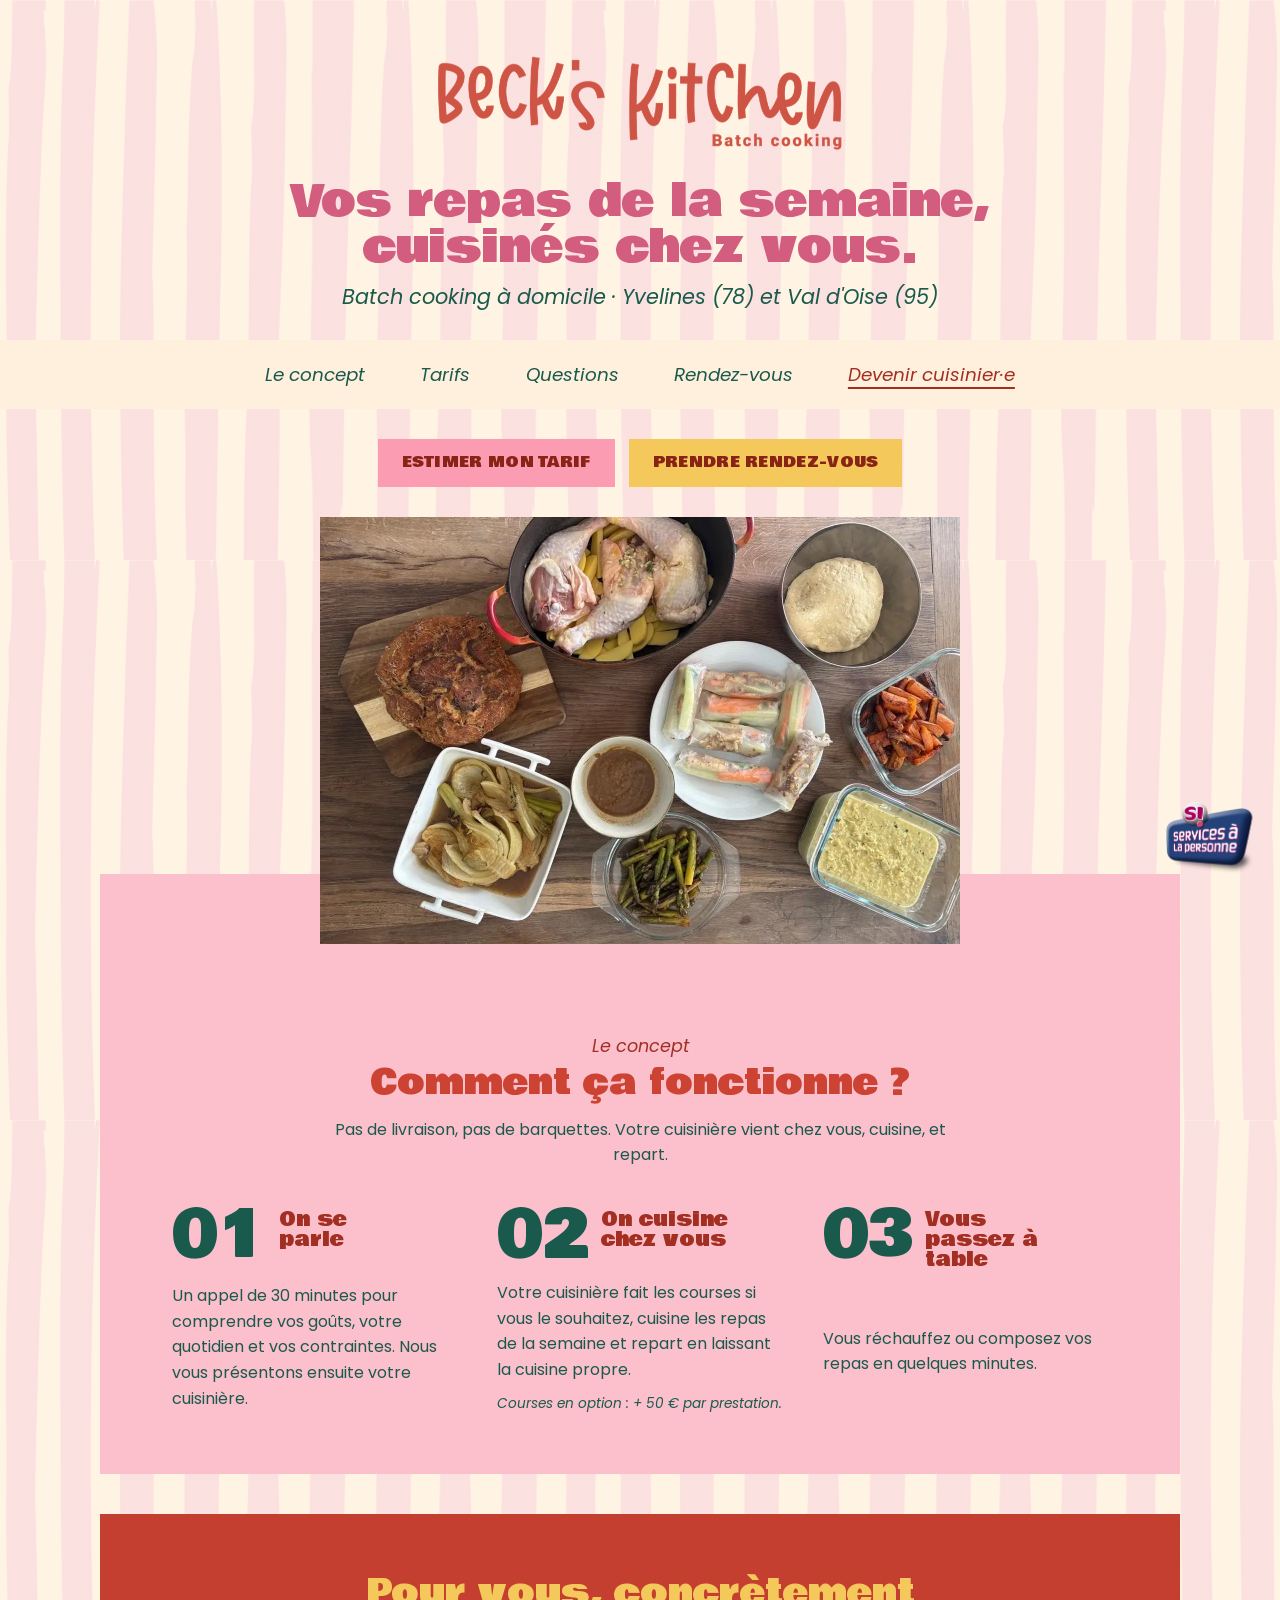
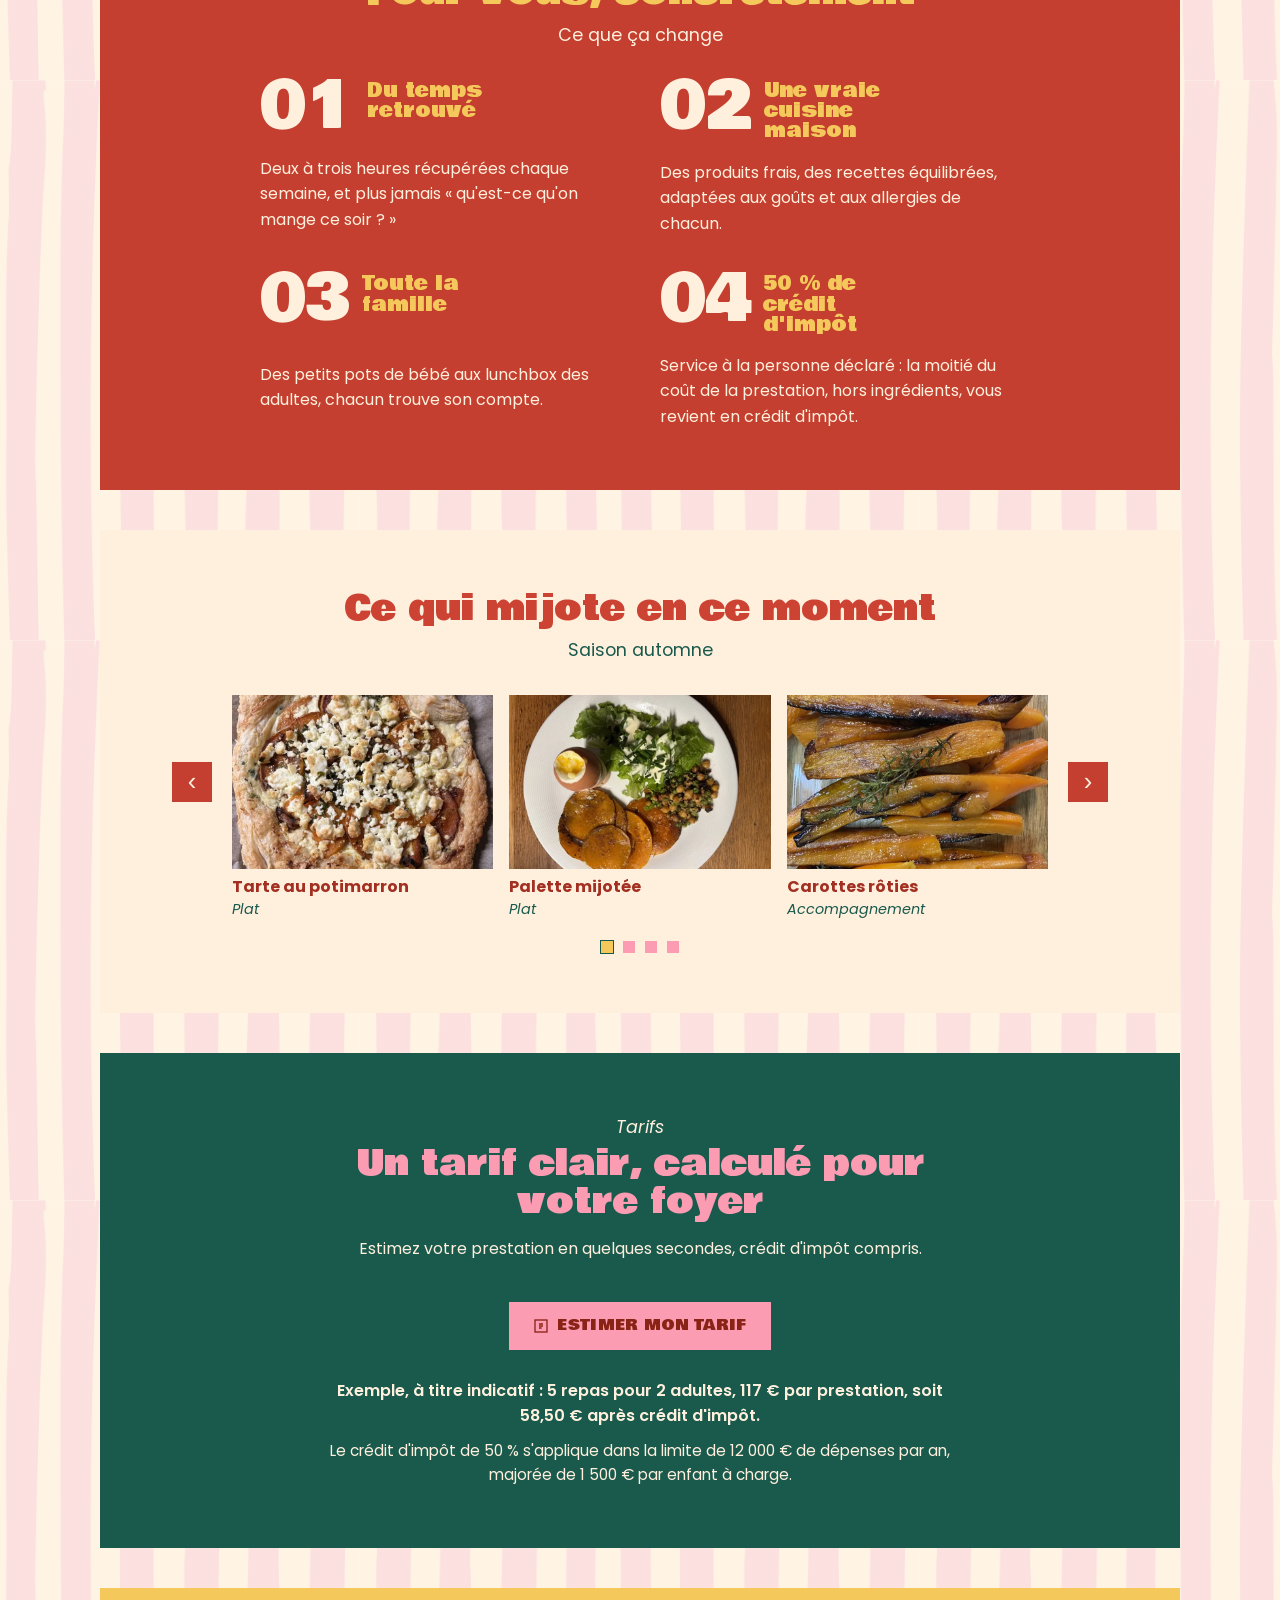
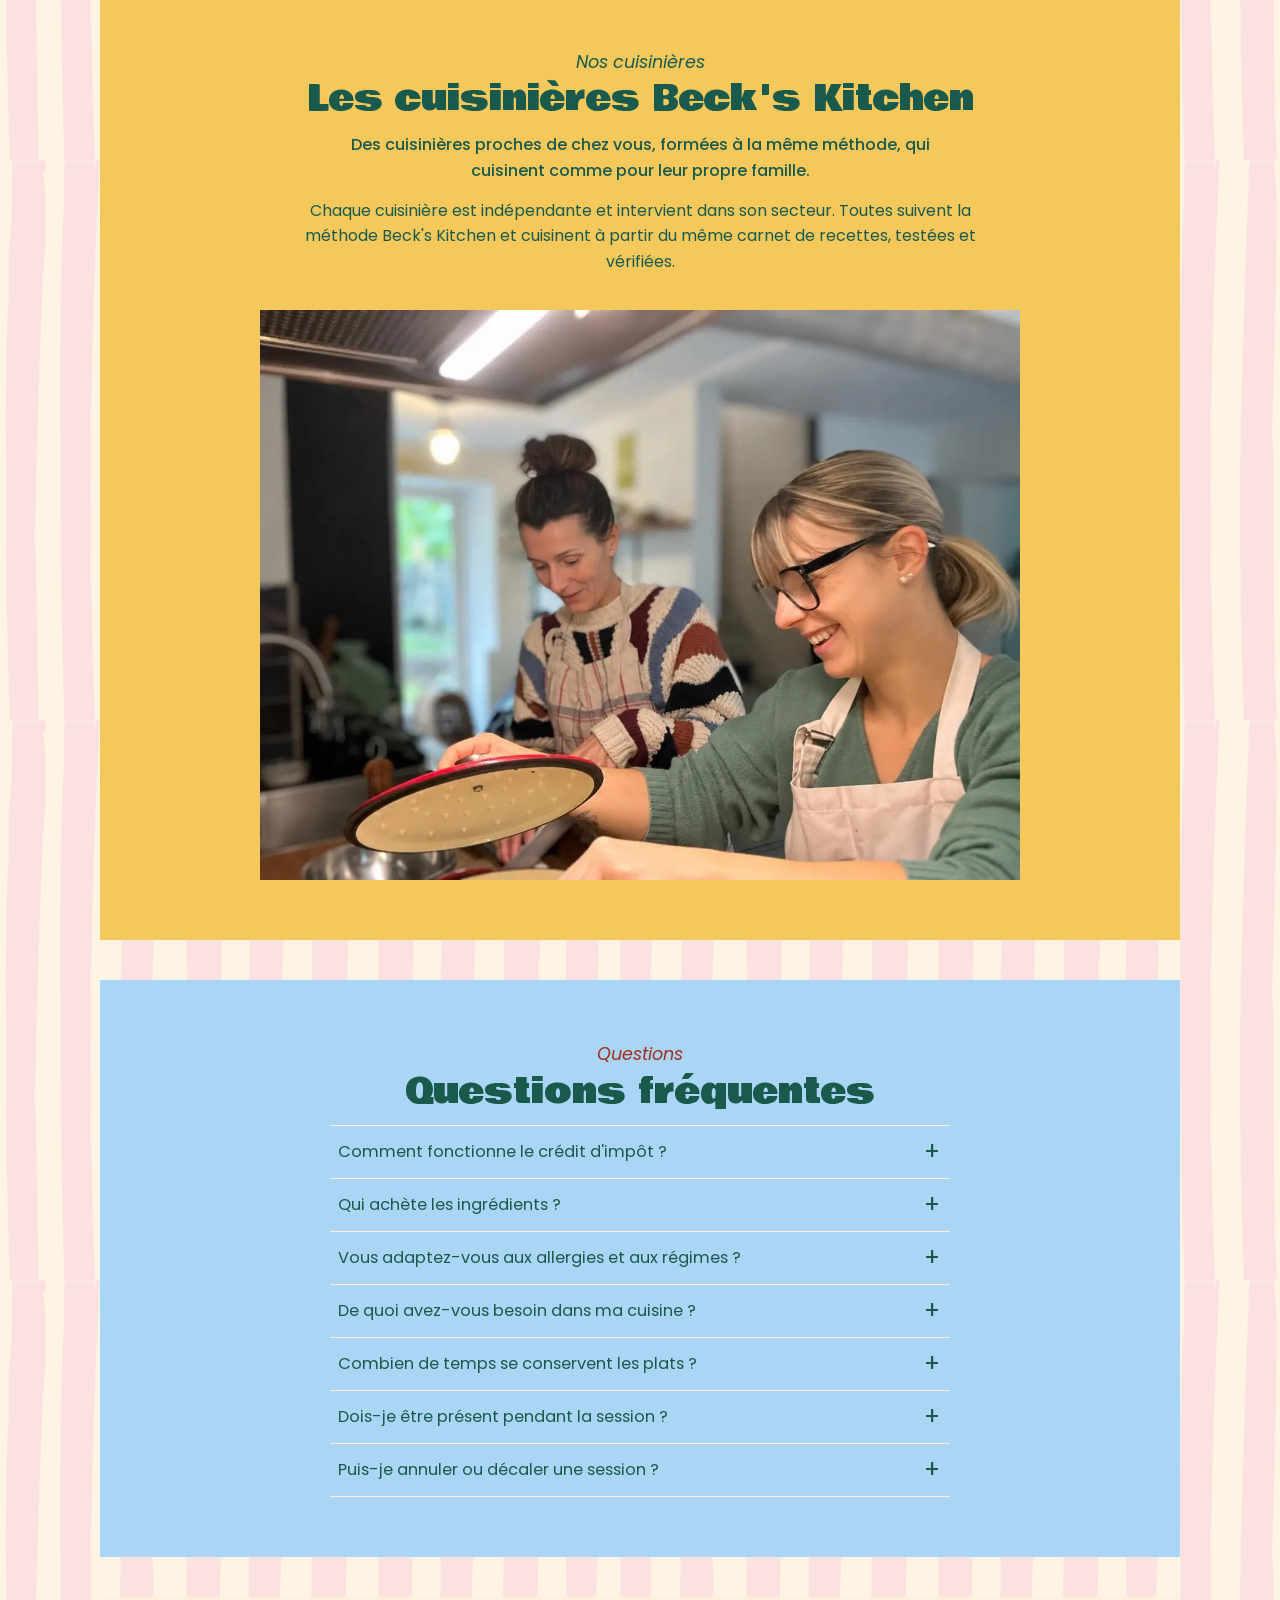
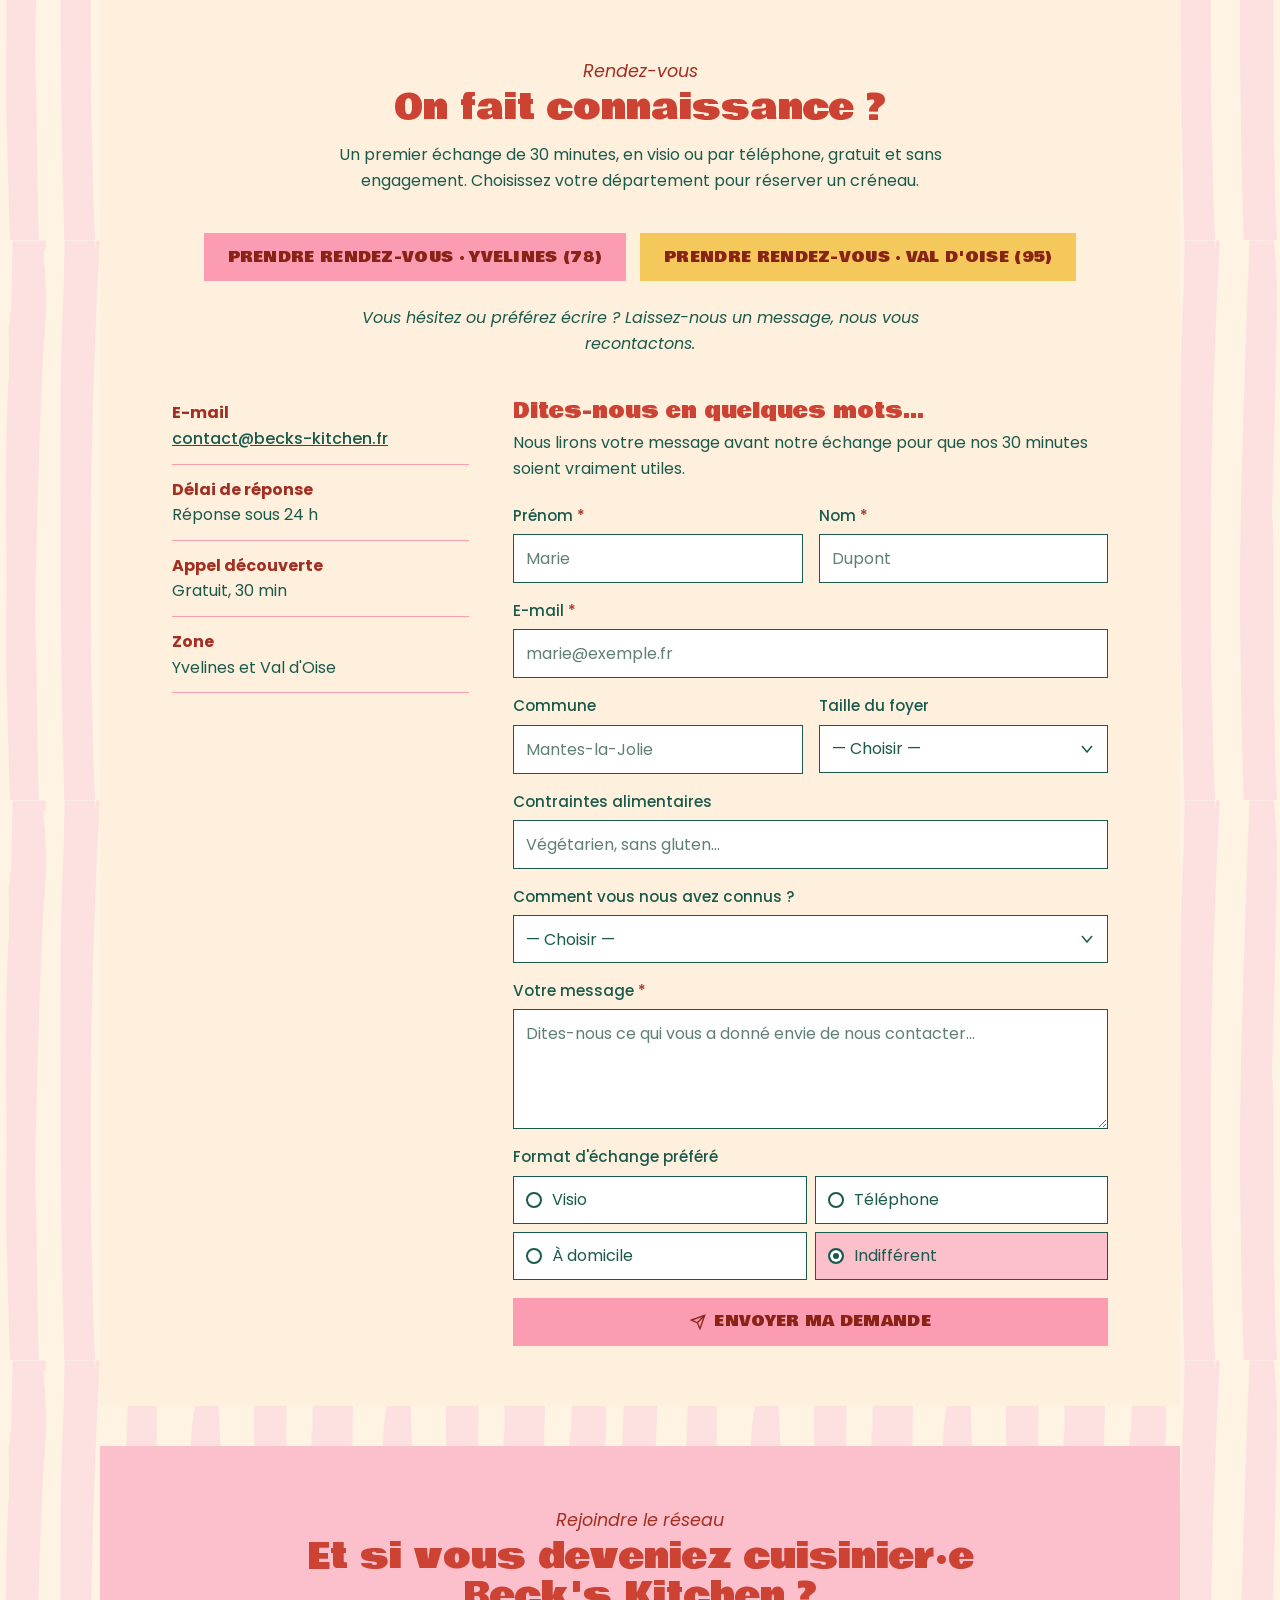
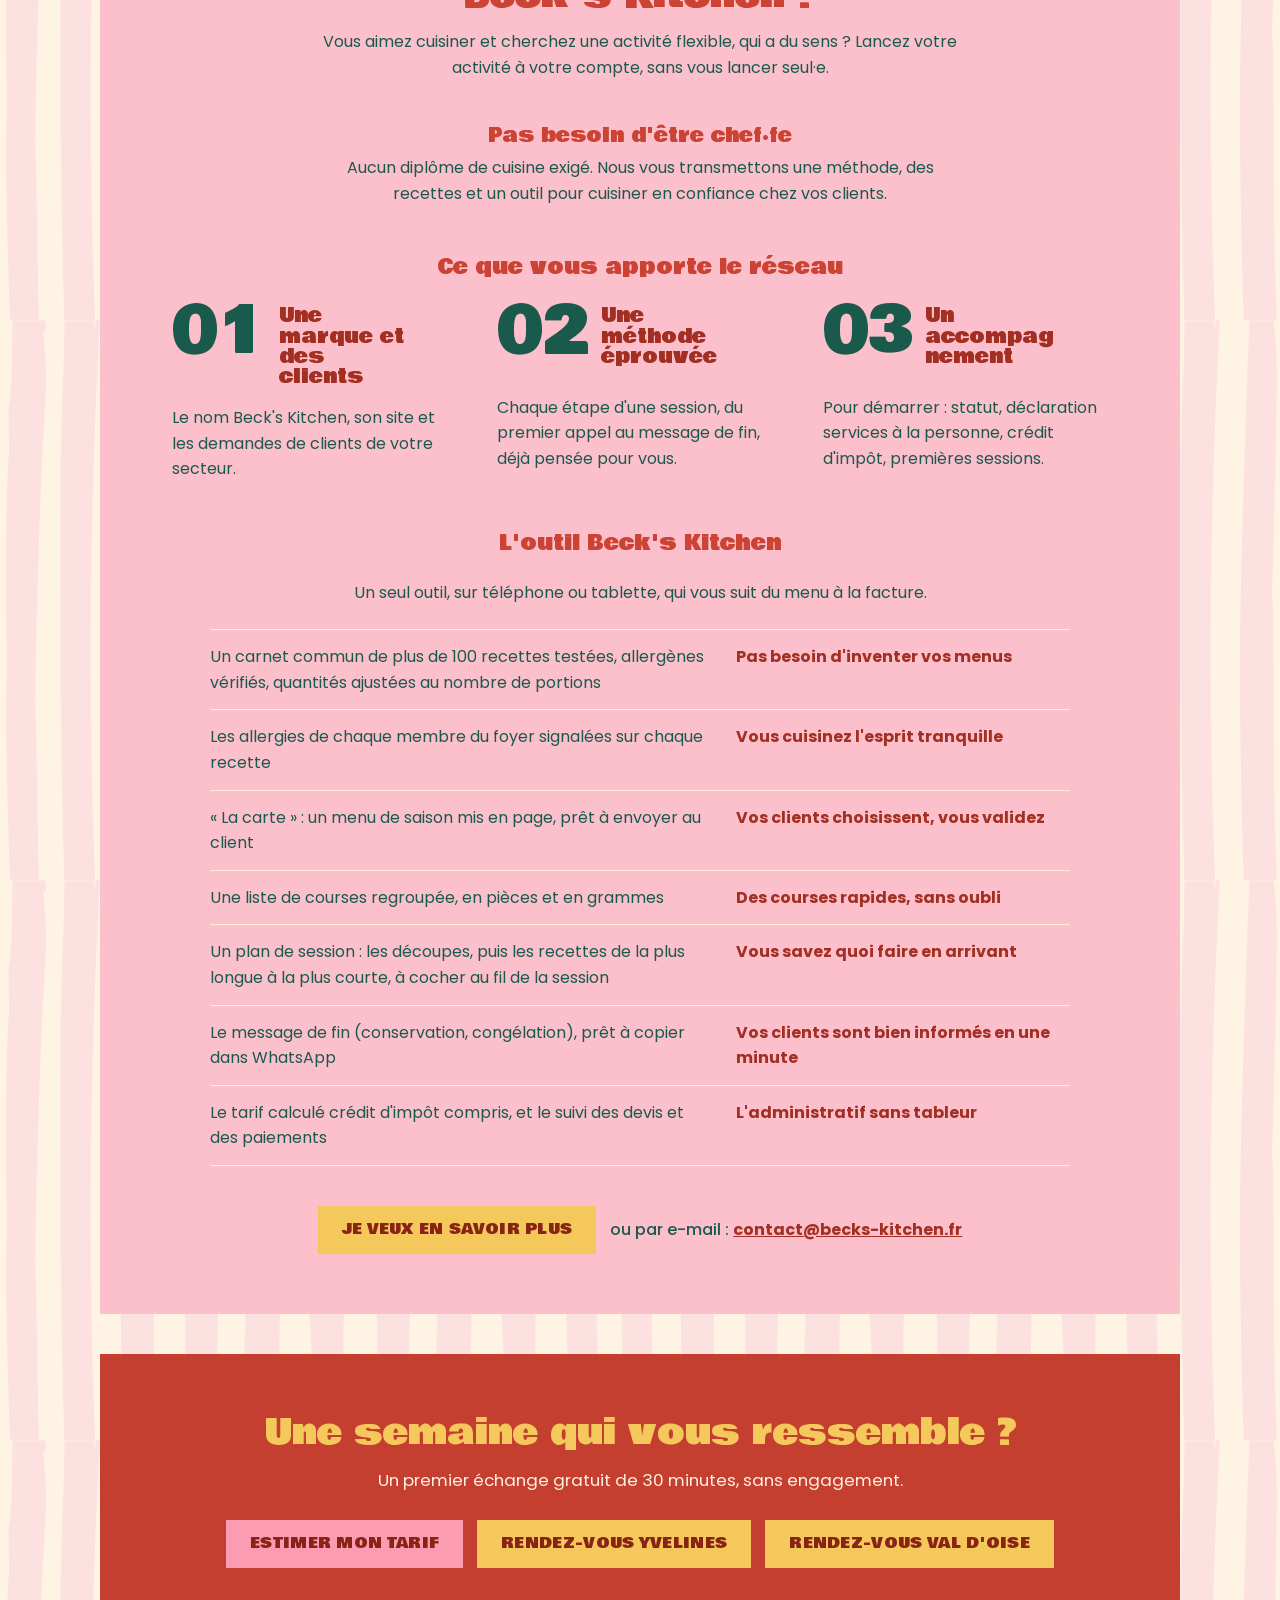
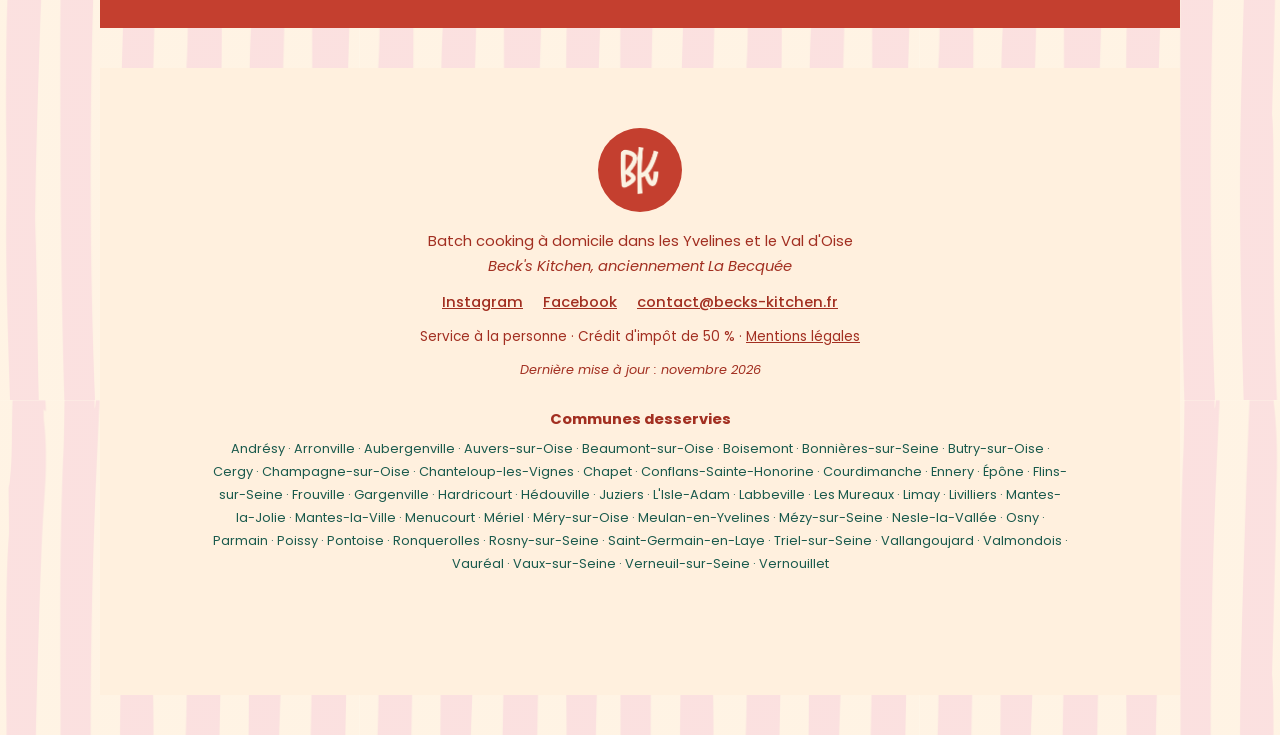
<file: index.html>
<!DOCTYPE html>
<html lang="fr">
<head>
<meta charset="UTF-8">
<meta name="viewport" content="width=device-width, initial-scale=1.0">
<title>Beck's Kitchen · Batch cooking à domicile Yvelines et Val d'Oise</title>
<meta name="description" content="Vos repas de la semaine cuisinés chez vous par nos cuisinières, en Île-de-France (Yvelines et Val d'Oise). 50 % de crédit d'impôt. Anciennement La Becquée.">
<!-- À COMPLÉTER : numéro de téléphone (champ "telephone" du LocalBusiness), à ajouter seulement s'il est fourni -->
<script type="application/ld+json">
{
  "@context": "https://schema.org",
  "@graph": [
    {
      "@type": "LocalBusiness",
      "@id": "https://beckskitchen.fr/#entreprise",
      "name": "Beck's Kitchen",
      "alternateName": "La Becquée",
      "description": "Batch cooking à domicile : nos cuisinières préparent vos repas de la semaine chez vous.",
      "url": "https://beckskitchen.fr/",
      "email": "contact@becks-kitchen.fr",
      "logo": "https://beckskitchen.fr/images/logos/logo-beckskitchen-1ligne-accroche-rouge.png",
      "image": "https://beckskitchen.fr/images/hero.jpg",
      "address": {
        "@type": "PostalAddress",
        "addressLocality": "Mézy-sur-Seine",
        "postalCode": "78250",
        "addressCountry": "FR"
      },
      "founder": {
        "@type": "Person",
        "name": "Rébecca Siena"
      },
      "areaServed": [
        {
          "@type": "AdministrativeArea",
          "name": "Yvelines (78)",
          "containedInPlace": {
            "@type": "AdministrativeArea",
            "name": "Île-de-France"
          }
        },
        {
          "@type": "AdministrativeArea",
          "name": "Val d'Oise (95)",
          "containedInPlace": {
            "@type": "AdministrativeArea",
            "name": "Île-de-France"
          }
        },
        {
          "@type": "City",
          "name": "Andrésy"
        },
        {
          "@type": "City",
          "name": "Arronville"
        },
        {
          "@type": "City",
          "name": "Aubergenville"
        },
        {
          "@type": "City",
          "name": "Auvers-sur-Oise"
        },
        {
          "@type": "City",
          "name": "Beaumont-sur-Oise"
        },
        {
          "@type": "City",
          "name": "Boisemont"
        },
        {
          "@type": "City",
          "name": "Bonnières-sur-Seine"
        },
        {
          "@type": "City",
          "name": "Butry-sur-Oise"
        },
        {
          "@type": "City",
          "name": "Cergy"
        },
        {
          "@type": "City",
          "name": "Champagne-sur-Oise"
        },
        {
          "@type": "City",
          "name": "Chanteloup-les-Vignes"
        },
        {
          "@type": "City",
          "name": "Chapet"
        },
        {
          "@type": "City",
          "name": "Conflans-Sainte-Honorine"
        },
        {
          "@type": "City",
          "name": "Courdimanche"
        },
        {
          "@type": "City",
          "name": "Ennery"
        },
        {
          "@type": "City",
          "name": "Épône"
        },
        {
          "@type": "City",
          "name": "Flins-sur-Seine"
        },
        {
          "@type": "City",
          "name": "Frouville"
        },
        {
          "@type": "City",
          "name": "Gargenville"
        },
        {
          "@type": "City",
          "name": "Hardricourt"
        },
        {
          "@type": "City",
          "name": "Hédouville"
        },
        {
          "@type": "City",
          "name": "Juziers"
        },
        {
          "@type": "City",
          "name": "L'Isle-Adam"
        },
        {
          "@type": "City",
          "name": "Labbeville"
        },
        {
          "@type": "City",
          "name": "Les Mureaux"
        },
        {
          "@type": "City",
          "name": "Limay"
        },
        {
          "@type": "City",
          "name": "Livilliers"
        },
        {
          "@type": "City",
          "name": "Mantes-la-Jolie"
        },
        {
          "@type": "City",
          "name": "Mantes-la-Ville"
        },
        {
          "@type": "City",
          "name": "Menucourt"
        },
        {
          "@type": "City",
          "name": "Mériel"
        },
        {
          "@type": "City",
          "name": "Méry-sur-Oise"
        },
        {
          "@type": "City",
          "name": "Meulan-en-Yvelines"
        },
        {
          "@type": "City",
          "name": "Mézy-sur-Seine"
        },
        {
          "@type": "City",
          "name": "Nesle-la-Vallée"
        },
        {
          "@type": "City",
          "name": "Osny"
        },
        {
          "@type": "City",
          "name": "Parmain"
        },
        {
          "@type": "City",
          "name": "Poissy"
        },
        {
          "@type": "City",
          "name": "Pontoise"
        },
        {
          "@type": "City",
          "name": "Ronquerolles"
        },
        {
          "@type": "City",
          "name": "Rosny-sur-Seine"
        },
        {
          "@type": "City",
          "name": "Saint-Germain-en-Laye"
        },
        {
          "@type": "City",
          "name": "Triel-sur-Seine"
        },
        {
          "@type": "City",
          "name": "Vallangoujard"
        },
        {
          "@type": "City",
          "name": "Valmondois"
        },
        {
          "@type": "City",
          "name": "Vauréal"
        },
        {
          "@type": "City",
          "name": "Vaux-sur-Seine"
        },
        {
          "@type": "City",
          "name": "Verneuil-sur-Seine"
        },
        {
          "@type": "City",
          "name": "Vernouillet"
        }
      ],
      "priceRange": "À partir de 83,50 € par prestation, à titre indicatif",
      "sameAs": [
        "https://www.instagram.com/beckskitchen_batchcooking/",
        "https://www.facebook.com/beckskitchen/",
        "https://www.google.com/search?kgmid=/g/11nbvt1qrg"
      ]
    },
    {
      "@type": "Service",
      "@id": "https://beckskitchen.fr/#service",
      "name": "Batch cooking à domicile",
      "serviceType": "Batch cooking à domicile",
      "description": "Une cuisinière vient chez vous, prépare les repas de la semaine dans votre cuisine et repart en laissant la cuisine propre. Service à la personne déclaré : 50 % de crédit d'impôt.",
      "provider": {
        "@id": "https://beckskitchen.fr/#entreprise"
      },
      "areaServed": [
        {
          "@type": "AdministrativeArea",
          "name": "Yvelines (78)",
          "containedInPlace": {
            "@type": "AdministrativeArea",
            "name": "Île-de-France"
          }
        },
        {
          "@type": "AdministrativeArea",
          "name": "Val d'Oise (95)",
          "containedInPlace": {
            "@type": "AdministrativeArea",
            "name": "Île-de-France"
          }
        }
      ],
      "offers": [
        {
          "@type": "Offer",
          "name": "5 repas pour 1 personne",
          "price": "83.50",
          "priceCurrency": "EUR",
          "description": "À titre indicatif : chaque cuisinière fixe ses prix et confirme le tarif par un devis gratuit après l'appel découverte. 50 % du montant est rendu en crédit d'impôt."
        },
        {
          "@type": "Offer",
          "name": "5 repas pour 2 adultes",
          "price": "117.00",
          "priceCurrency": "EUR",
          "description": "À titre indicatif : chaque cuisinière fixe ses prix et confirme le tarif par un devis gratuit après l'appel découverte. 50 % du montant est rendu en crédit d'impôt."
        },
        {
          "@type": "Offer",
          "name": "5 repas pour 2 adultes et 2 enfants",
          "price": "183.50",
          "priceCurrency": "EUR",
          "description": "À titre indicatif : chaque cuisinière fixe ses prix et confirme le tarif par un devis gratuit après l'appel découverte. 50 % du montant est rendu en crédit d'impôt."
        },
        {
          "@type": "Offer",
          "name": "Option courses",
          "price": "50.00",
          "priceCurrency": "EUR",
          "description": "Par prestation, hors prix des ingrédients. À titre indicatif : chaque cuisinière fixe ses prix et confirme le tarif par un devis gratuit après l'appel découverte. 50 % du montant est rendu en crédit d'impôt."
        },
        {
          "@type": "Offer",
          "name": "Option petits pots bébé",
          "price": "50.00",
          "priceCurrency": "EUR",
          "description": "Par prestation. À titre indicatif : chaque cuisinière fixe ses prix et confirme le tarif par un devis gratuit après l'appel découverte. 50 % du montant est rendu en crédit d'impôt."
        },
        {
          "@type": "Offer",
          "name": "Option petit-déjeuner et goûters",
          "priceCurrency": "EUR",
          "priceSpecification": {
            "@type": "PriceSpecification",
            "minPrice": "20.00",
            "maxPrice": "50.00",
            "priceCurrency": "EUR"
          },
          "description": "Selon la taille du foyer. À titre indicatif : chaque cuisinière fixe ses prix et confirme le tarif par un devis gratuit après l'appel découverte. 50 % du montant est rendu en crédit d'impôt."
        }
      ]
    },
    {
      "@type": "FAQPage",
      "@id": "https://beckskitchen.fr/#faq",
      "mainEntity": [
        {
          "@type": "Question",
          "name": "Comment fonctionne le crédit d'impôt ?",
          "acceptedAnswer": {
            "@type": "Answer",
            "text": "Nos cuisinières sont des organismes de services à la personne déclarés. 50 % du coût de la prestation vous est rendu en crédit d'impôt, dans la limite de 12 000 € de dépenses par an, majorée de 1 500 € par enfant à charge (15 000 € au plus). Vous recevez une attestation fiscale chaque année."
          }
        },
        {
          "@type": "Question",
          "name": "Qui achète les ingrédients ?",
          "acceptedAnswer": {
            "@type": "Answer",
            "text": "Vous faites les courses vous-même avec la liste que nous vous envoyons, ou votre cuisinière s'en charge pour 50 € par prestation, hors prix des ingrédients."
          }
        },
        {
          "@type": "Question",
          "name": "Vous adaptez-vous aux allergies et aux régimes ?",
          "acceptedAnswer": {
            "@type": "Answer",
            "text": "Oui. Tout est noté lors de l'appel découverte, pour chaque membre du foyer : allergies, régimes, goûts et dégoûts. Les menus sont construits à partir de là."
          }
        },
        {
          "@type": "Question",
          "name": "De quoi avez-vous besoin dans ma cuisine ?",
          "acceptedAnswer": {
            "@type": "Answer",
            "text": "Une cuisine équipée classique : plaques, four, quelques casseroles. Pour la première session, nous apportons des boîtes de conservation si besoin. Pour les suivantes, il vous suffira d'en avoir assez chez vous."
          }
        },
        {
          "@type": "Question",
          "name": "Combien de temps se conservent les plats ?",
          "acceptedAnswer": {
            "@type": "Answer",
            "text": "De 2 à 4 jours au réfrigérateur selon les plats. Après chaque prestation, vous recevez les instructions de conservation."
          }
        },
        {
          "@type": "Question",
          "name": "Dois-je être présent pendant la session ?",
          "acceptedAnswer": {
            "@type": "Answer",
            "text": "Pour la première session, c'est préférable : nous faisons connaissance avec vous et avec votre cuisine. Ensuite, vous pouvez nous confier vos clés et nous travaillons en toute autonomie."
          }
        },
        {
          "@type": "Question",
          "name": "Puis-je annuler ou décaler une session ?",
          "acceptedAnswer": {
            "@type": "Answer",
            "text": "Oui : vous pouvez décaler une session jusqu'à 48 heures avant, et l'annuler jusqu'à une semaine avant."
          }
        }
      ]
    },
    {
      "@type": "WebSite",
      "@id": "https://beckskitchen.fr/#site",
      "url": "https://beckskitchen.fr/",
      "name": "Beck's Kitchen",
      "inLanguage": "fr-FR",
      "publisher": {
        "@id": "https://beckskitchen.fr/#entreprise"
      }
    }
  ]
}
</script>
<meta name="theme-color" content="#fbf2e1">
<!-- Aperçu de partage (Facebook, WhatsApp…) -->
<meta property="og:type" content="website">
<meta property="og:site_name" content="Beck's Kitchen">
<meta property="og:locale" content="fr_FR">
<meta property="og:title" content="Beck's Kitchen · Batch cooking à domicile Yvelines et Val d'Oise">
<meta property="og:description" content="Vos repas de la semaine cuisinés chez vous par nos cuisinières, en Île-de-France (Yvelines et Val d'Oise). 50 % de crédit d'impôt. Anciennement La Becquée.">
<meta property="og:url" content="https://beckskitchen.fr/">
<meta property="og:image" content="https://beckskitchen.fr/images/hero.jpg">
<meta property="og:image:width" content="1280">
<meta property="og:image:height" content="960">
<meta property="og:image:alt" content="Les plats d'une session de batch cooking Beck's Kitchen, posés sur une table en bois">
<link rel="canonical" href="https://beckskitchen.fr/">
<link rel="icon" type="image/png" href="images/favicon.png">
<link rel="apple-touch-icon" href="images/apple-touch-icon.png">
<link rel="preload" href="fonts/bowlby-one-latin-400-normal.woff2" as="font" type="font/woff2" crossorigin>
<link rel="stylesheet" href="style.css?v=20261127">
</head>
<body>

<!-- LOGO SERVICES À LA PERSONNE (obligatoire, ne jamais retirer) -->
<a href="https://www.servicesalapersonne.gouv.fr" target="_blank" rel="noopener noreferrer"
   class="sap-fixed" title="Beck's Kitchen — organismes déclarés Services à la personne">
  <img src="sap-traceur.png" width="180" height="149" alt="Services à la personne — organisme déclaré">
</a>

<!-- Bouton du menu (téléphone et tablette) -->
<button class="menu-bouton" type="button" aria-expanded="false" aria-controls="menu" id="menu-bouton" aria-label="Ouvrir le menu">
  <svg viewBox="0 0 24 24" fill="none" stroke="currentColor" stroke-width="2" aria-hidden="true"><path d="M3 6h18M3 12h18M3 18h18"/></svg>
</button>

<main id="haut">

<!-- 1. HÉRO -->
<header class="hero" id="hero">
  <div class="hero-haut">
    <img class="hero-logo" src="images/logos/logo-beckskitchen-1ligne-accroche-rouge.png" width="760" height="190" alt="Beck's Kitchen, batch cooking">
    <h1>Vos repas de la semaine, cuisinés chez vous.</h1>
    <p class="hero-sous-titre">Batch cooking à domicile · Yvelines (78) et Val d'Oise (95)</p>
    <nav class="bande-menu" aria-label="Menu principal">
      <ul class="menu" id="menu">
        <li><a href="#concept">Le concept</a></li>
        <li><a href="#tarifs">Tarifs</a></li>
        <li><a href="#questions">Questions</a></li>
        <li><a href="#rendez-vous">Rendez-vous</a></li>
        <li><a href="#devenir-cuisiniere">Devenir cuisinier·e</a></li>
      </ul>
    </nav>
    <div class="boutons">
      <a href="#tarifs" class="btn btn-rose" data-ouvrir-simulateur>Estimer mon tarif</a>
      <a href="#rendez-vous" class="btn btn-jaune">Prendre rendez-vous</a>
    </div>
  </div>
  <!-- Photo du héro : images/hero.jpg (repas d'une session, vus du dessus) -->
  <div class="hero-photo">
    <picture><source srcset="images/hero.webp" type="image/webp"><img fetchpriority="high" src="images/hero.jpg" width="1280" height="960" alt="Les plats d'une session de batch cooking posés sur une table en bois : cuisses de poulet et pommes de terre en cocotte, rouleaux de printemps et leur sauce, fenouil braisé, asperges rôties, carottes rôties, purée de légumes, pain maison et pâte à pizza"></picture>
  </div>
</header>

<!-- 2. COMMENT ÇA FONCTIONNE -->
<section class="section bloc bloc-rose" id="concept">
  <div class="section-inner">
    <p class="intitule">Le concept</p>
    <h2 class="titre">Comment ça fonctionne ?</h2>
    <p class="accroche">Pas de livraison, pas de barquettes. Votre cuisinière vient chez vous, cuisine, et repart.</p>
    <div class="grille grille-3">
      <article class="colonne">
        <div class="num">01</div>
        <h3>On se parle</h3>
        <p>Un appel de 30 minutes pour comprendre vos goûts, votre quotidien et vos contraintes. Nous vous présentons ensuite votre cuisinière.</p>
      </article>
      <article class="colonne">
        <div class="num">02</div>
        <h3>On cuisine chez vous</h3>
        <p>Votre cuisinière fait les courses si vous le souhaitez, cuisine les repas de la semaine et repart en laissant la cuisine propre.</p>
        <span class="note">Courses en option : + 50 € par prestation.</span>
      </article>
      <article class="colonne">
        <div class="num">03</div>
        <h3>Vous passez à table</h3>
        <p>Vous réchauffez ou composez vos repas en quelques minutes.</p>
      </article>
    </div>
  </div>
</section>

<!-- 3. CE QUE ÇA CHANGE -->
<section class="section bloc bloc-rouge" id="benefices">
  <div class="section-inner">
    <h2 class="titre">Pour vous, concrètement</h2>
    <p class="intitule intitule-dessous">Ce que ça change</p>
    <div class="grille grille-2">
      <div class="colonne"><div class="num">01</div>
        <h3>Du temps retrouvé</h3>
        <p>Deux à trois heures récupérées chaque semaine, et plus jamais « qu'est-ce qu'on mange ce soir ? »</p>
      </div>
      <div class="colonne"><div class="num">02</div>
        <h3>Une vraie cuisine maison</h3>
        <p>Des produits frais, des recettes équilibrées, adaptées aux goûts et aux allergies de chacun.</p>
      </div>
      <div class="colonne"><div class="num">03</div>
        <h3>Toute la famille</h3>
        <p>Des petits pots de bébé aux lunchbox des adultes, chacun trouve son compte.</p>
      </div>
      <div class="colonne"><div class="num">04</div>
        <h3>50 % de crédit d'impôt</h3>
        <p>Service à la personne déclaré : la moitié du coût de la prestation, hors ingrédients, vous revient en crédit d'impôt.</p>
      </div>
    </div>
  </div>
</section>

<!-- 4. LES PLATS DU MOMENT -->
<section class="section bloc bloc-creme" id="plats">
  <div class="section-inner">
    <h2 class="titre">Ce qui mijote en ce moment</h2>
    <p class="intitule intitule-dessous">Saison automne</p>
    <!-- PHOTOS PROVISOIRES (site La Becquée) : remplacer les fichiers dans images/plats/ en gardant les mêmes noms -->
    <div class="carrousel">
      <div class="carrousel-fenetre">
        <div class="carrousel-piste" id="carrousel-piste">
          <div class="plat"><picture><source srcset="images/plats/tarte-potimarron.webp" type="image/webp"><img class="plat-photo" src="images/plats/tarte-potimarron.jpg" width="800" height="759" alt="Tarte au potimarron, coupée en parts" loading="lazy"></picture><div class="plat-info"><div class="plat-cat">Plat</div><div class="plat-nom">Tarte au potimarron</div></div></div>
          <div class="plat"><picture><source srcset="images/plats/assiette-palette.webp" type="image/webp"><img class="plat-photo" src="images/plats/assiette-palette.jpg" width="800" height="600" alt="Assiette de palette mijotée et ses légumes" loading="lazy"></picture><div class="plat-info"><div class="plat-cat">Plat</div><div class="plat-nom">Palette mijotée</div></div></div>
          <div class="plat"><picture><source srcset="images/plats/carottes-rotis.webp" type="image/webp"><img class="plat-photo" src="images/plats/carottes-rotis.jpg" width="800" height="600" alt="Carottes rôties au four" loading="lazy"></picture><div class="plat-info"><div class="plat-cat">Accompagnement</div><div class="plat-nom">Carottes rôties</div></div></div>
          <div class="plat"><picture><source srcset="images/plats/polpette.webp" type="image/webp"><img class="plat-photo" src="images/plats/polpette.jpg" width="800" height="1066" alt="Polpette, boulettes de viande en sauce tomate" loading="lazy"></picture><div class="plat-info"><div class="plat-cat">Plat</div><div class="plat-nom">Polpette</div></div></div>
          <div class="plat"><picture><source srcset="images/plats/granola.webp" type="image/webp"><img class="plat-photo" src="images/plats/granola.jpg" width="800" height="1200" alt="Granola maison en bocal" loading="lazy"></picture><div class="plat-info"><div class="plat-cat">Petit-déjeuner</div><div class="plat-nom">Granola</div></div></div>
          <div class="plat"><picture><source srcset="images/plats/cookies-choco.webp" type="image/webp"><img class="plat-photo" src="images/plats/cookies-choco.jpg" width="800" height="600" alt="Cookies aux pépites de chocolat" loading="lazy"></picture><div class="plat-info"><div class="plat-cat">Goûter</div><div class="plat-nom">Cookies au chocolat</div></div></div>
        </div>
      </div>
      <button class="carrousel-fleche prec" id="carr-prec" type="button" aria-label="Plat précédent">&#8249;</button>
      <button class="carrousel-fleche suiv" id="carr-suiv" type="button" aria-label="Plat suivant">&#8250;</button>
    </div>
    <div class="carrousel-points" id="carrousel-points"></div>
  </div>
</section>

<!-- 5. TARIFS ET SIMULATEUR -->
<section class="section bloc bloc-vert" id="tarifs">
  <div class="sim-inner">
    <p class="intitule">Tarifs</p>
    <h2 class="titre">Un tarif clair, calculé pour votre foyer</h2>
    <p class="accroche">Estimez votre prestation en quelques secondes, crédit d'impôt compris.</p>
    <button class="btn btn-rose" type="button" id="btn-estimer" aria-expanded="false" aria-controls="sim-wrap" onclick="toggleSim(this)">
      <svg viewBox="0 0 24 24" fill="none" stroke="currentColor" stroke-width="2" aria-hidden="true"><rect x="3" y="3" width="18" height="18"/><path d="M9 9h6M9 12h6M9 15h4"/></svg>
      Estimer mon tarif
    </button>
    <div class="sim-wrap" id="sim-wrap">
      <div id="sim-widget">
        <div class="sw-sec"><div class="sw-title">Votre foyer</div>
          <div class="sw-row"><label>Adultes</label><div class="sw-sv"><button class="sw-btn" type="button" aria-label="Un adulte de moins" onclick="simStep('adultes',-1)">−</button><span class="sw-val" id="sim-val-adultes" aria-live="polite">2</span><button class="sw-btn" type="button" aria-label="Un adulte de plus" onclick="simStep('adultes',1)">+</button></div></div>
          <div class="sw-row"><label>Enfants</label><div class="sw-sv"><button class="sw-btn" type="button" aria-label="Un enfant de moins" onclick="simStep('enfants',-1)">−</button><span class="sw-val" id="sim-val-enfants" aria-live="polite">0</span><button class="sw-btn" type="button" aria-label="Un enfant de plus" onclick="simStep('enfants',1)">+</button></div></div>
          <div class="sw-row"><label>Bébés</label><div class="sw-sv"><button class="sw-btn" type="button" aria-label="Un bébé de moins" onclick="simStep('bebes',-1)">−</button><span class="sw-val" id="sim-val-bebes" aria-live="polite">0</span><button class="sw-btn" type="button" aria-label="Un bébé de plus" onclick="simStep('bebes',1)">+</button></div></div>
        </div>
        <div class="sw-sec"><div class="sw-title">Repas à préparer</div>
          <div class="sw-row"><label>Nombre de repas</label><div class="sw-sv"><button class="sw-btn" type="button" aria-label="Un repas de moins" onclick="simStep('repas',-1)">−</button><span class="sw-val" id="sim-val-repas" aria-live="polite">5</span><button class="sw-btn" type="button" aria-label="Un repas de plus" onclick="simStep('repas',1)">+</button></div></div>
        </div>
        <div class="sw-sec"><div class="sw-title">Options</div>
          <div class="sw-checks">
            <label class="sw-check"><input type="checkbox" id="sim-opt-petitdej" onchange="calcul()"><span class="sw-ci"><svg width="14" height="11" viewBox="0 0 12 9" fill="none"><path d="M1 4L4.5 7.5L11 1" stroke-linecap="round" stroke-linejoin="round"/></svg></span><span class="sw-ct"><strong>Petit-déjeuner et goûters</strong><span id="sim-lbl-pdj-prix">20–50 €</span></span></label>
            <label class="sw-check" id="sim-opt-bebe-wrap" style="display:none"><input type="checkbox" id="sim-opt-bebe" onchange="calcul()"><span class="sw-ci"><svg width="14" height="11" viewBox="0 0 12 9" fill="none"><path d="M1 4L4.5 7.5L11 1" stroke-linecap="round" stroke-linejoin="round"/></svg></span><span class="sw-ct"><strong>Petits pots bébé</strong><span>+50 €</span></span></label>
            <label class="sw-check"><input type="checkbox" id="sim-opt-courses" onchange="calcul()"><span class="sw-ci"><svg width="14" height="11" viewBox="0 0 12 9" fill="none"><path d="M1 4L4.5 7.5L11 1" stroke-linecap="round" stroke-linejoin="round"/></svg></span><span class="sw-ct"><strong>Courses</strong><span>+50 €</span></span></label>
          </div>
        </div>
        <div class="sw-sec">
          <label class="sw-toggle"><span class="sw-ti"><strong>Première prestation</strong><span>−10 € offerts</span></span><span style="position:relative;flex-shrink:0;"><input type="checkbox" id="sim-toggle-premiere" onchange="calcul()" style="opacity:0;width:0;height:0;position:absolute;"><span class="sw-track"></span></span></label>
        </div>
        <div class="sw-result">
          <div class="sw-rh">Estimation de votre prestation</div>
          <div class="sw-rl">
            <div class="sw-rline" id="sim-line-repas" style="display:none">Préparation des repas<span id="sim-val-repas-price"></span></div>
            <div class="sw-rline" id="sim-line-petitdej" style="display:none"><span id="sim-lbl-pdj"></span><span id="sim-val-pdj-price"></span></div>
            <div class="sw-rline" id="sim-line-bebe" style="display:none">Petits pots bébé<span>+50,00 €</span></div>
            <div class="sw-rline" id="sim-line-courses" style="display:none">Courses<span>+50,00 €</span></div>
            <div class="sw-rdiv"></div>
            <div class="sw-rline tot">Total<span id="sim-val-brut">—</span></div>
            <div class="sw-rline" id="sim-line-premiere" style="display:none">Offre première prestation<span>−10,00 €</span></div>
            <div class="sw-rline ci">Crédit d'impôt (50 %)<span id="sim-val-ci">—</span></div>
          </div>
          <div class="sw-rnet"><div class="sw-rnl">Ce qui vous reste à payer<small>par prestation</small></div><div class="sw-rna" id="sim-val-net">—</div></div>
          <div id="sim-parportion" class="sw-pp" style="display:none">Coût par portion<strong id="sim-val-parportion"></strong></div>
          <div id="sim-note" class="sw-note"></div>
          <p class="sw-note">Tarif indicatif, basé sur nos prix conseillés. Votre cuisinière vous le confirme par un devis gratuit après l'appel découverte.</p>
        </div>
      </div>
    </div>
    <!-- Exemple en texte fixe, lisible par les moteurs de recherche et les IA (chiffres du simulateur) -->
    <p class="sim-exemple">Exemple, à titre indicatif : 5 repas pour 2 adultes, 117 € par prestation, soit 58,50 € après crédit d'impôt.</p>
    <p class="sim-mention">Le crédit d'impôt de 50 % s'applique dans la limite de 12 000 € de dépenses par an, majorée de 1 500 € par enfant à charge.</p>
  </div>
</section>

<!-- 6. NOS CUISINIÈRES (pas de portrait dans cette version) -->
<section class="section bloc bloc-jaune" id="cuisinieres">
  <div class="section-inner">
    <div class="cuisinieres-texte">
      <p class="intitule">Nos cuisinières</p>
      <h2 class="titre">Les cuisinières Beck's Kitchen</h2>
      <p class="accroche">Des cuisinières proches de chez vous, formées à la même méthode, qui cuisinent comme pour leur propre famille.</p>
      <p>Chaque cuisinière est indépendante et intervient dans son secteur. Toutes suivent la méthode Beck's Kitchen et cuisinent à partir du même carnet de recettes, testées et vérifiées.</p>
    </div>
    <!-- Photo de la section : images/cuisinieres.jpg (choisie par Rébecca le 18/11/2026) -->
    <div class="cuisinieres-photo">
      <picture><source srcset="images/cuisinieres.webp" type="image/webp"><img src="images/cuisinieres.jpg" width="1280" height="960" alt="Deux cuisinières Beck's Kitchen en tablier, souriantes, qui cuisinent ensemble dans une cuisine" loading="lazy"></picture>
    </div>
  </div>
</section>

<!-- 7. QUESTIONS FRÉQUENTES -->
<section class="section bloc bloc-bleu" id="questions">
  <div class="section-inner">
    <div>
      <p class="intitule">Questions</p>
      <h2 class="titre">Questions fréquentes</h2>
    </div>
    <div class="questions">
      <details class="question"><summary>Comment fonctionne le crédit d'impôt ?</summary><p>Nos cuisinières sont des organismes de services à la personne déclarés. 50 % du coût de la prestation vous est rendu en crédit d'impôt, dans la limite de 12 000 € de dépenses par an, majorée de 1 500 € par enfant à charge (15 000 € au plus). Vous recevez une attestation fiscale chaque année.</p></details>
      <details class="question"><summary>Qui achète les ingrédients ?</summary><p>Vous faites les courses vous-même avec la liste que nous vous envoyons, ou votre cuisinière s'en charge pour 50 € par prestation, hors prix des ingrédients.</p></details>
      <details class="question"><summary>Vous adaptez-vous aux allergies et aux régimes ?</summary><p>Oui. Tout est noté lors de l'appel découverte, pour chaque membre du foyer : allergies, régimes, goûts et dégoûts. Les menus sont construits à partir de là.</p></details>
      <details class="question"><summary>De quoi avez-vous besoin dans ma cuisine ?</summary><p>Une cuisine équipée classique : plaques, four, quelques casseroles. Pour la première session, nous apportons des boîtes de conservation si besoin. Pour les suivantes, il vous suffira d'en avoir assez chez vous.</p></details>
      <details class="question"><summary>Combien de temps se conservent les plats ?</summary><p>De 2 à 4 jours au réfrigérateur selon les plats. Après chaque prestation, vous recevez les instructions de conservation.</p></details>
      <details class="question"><summary>Dois-je être présent pendant la session ?</summary><p>Pour la première session, c'est préférable : nous faisons connaissance avec vous et avec votre cuisine. Ensuite, vous pouvez nous confier vos clés et nous travaillons en toute autonomie.</p></details>
      <details class="question"><summary>Puis-je annuler ou décaler une session ?</summary><p>Oui : vous pouvez décaler une session jusqu'à 48 heures avant, et l'annuler jusqu'à une semaine avant.</p></details>
    </div>
  </div>
</section>

<!-- 8. RENDEZ-VOUS -->
<section class="section bloc bloc-creme" id="rendez-vous">
  <div class="section-inner">
    <div>
      <p class="intitule">Rendez-vous</p>
      <h2 class="titre">On fait connaissance ?</h2>
      <p class="accroche">Un premier échange de 30 minutes, en visio ou par téléphone, gratuit et sans engagement. Choisissez votre département pour réserver un créneau.</p>
    </div>
    <div class="rdv-boutons">
      <a href="https://calendly.com/beckskitchen78/30min" target="_blank" rel="noopener" class="btn btn-rose">Prendre rendez-vous · Yvelines (78)</a>
      <a href="https://calendly.com/elodie-vaillant" target="_blank" rel="noopener" class="btn btn-jaune">Prendre rendez-vous · Val d'Oise (95)</a>
    </div>
    <p class="rdv-ecrire">Vous hésitez ou préférez écrire ? Laissez-nous un message, nous vous recontactons.</p>

    <div class="contact-layout">
      <div class="contact-info">
        <div class="info-card"><strong>E-mail</strong><a href="mailto:contact@becks-kitchen.fr">contact@becks-kitchen.fr</a></div>
        <div class="info-card"><strong>Délai de réponse</strong>Réponse sous 24 h</div>
        <div class="info-card"><strong>Appel découverte</strong>Gratuit, 30 min</div>
        <div class="info-card"><strong>Zone</strong>Yvelines et Val d'Oise</div>
      </div>
      <div class="form-wrap">
        <div id="form-container">
          <h3 class="form-title">Dites-nous en quelques mots…</h3>
          <p class="form-sub">Nous lirons votre message avant notre échange pour que nos 30 minutes soient vraiment utiles.</p>
          <form id="contact-form" onsubmit="submitForm(event)" novalidate>
            <!-- Anti-spam Web3Forms : case invisible, cochée seulement par les robots -->
            <input type="checkbox" name="botcheck" class="anti-spam" tabindex="-1" autocomplete="off" aria-hidden="true">
            <div class="form-grid">
              <div class="form-group"><label for="f-prenom">Prénom <span class="req">*</span></label><input id="f-prenom" type="text" name="prenom" placeholder="Marie" autocomplete="given-name" required></div>
              <div class="form-group"><label for="f-nom">Nom <span class="req">*</span></label><input id="f-nom" type="text" name="nom" placeholder="Dupont" autocomplete="family-name" required></div>
              <div class="form-group form-full"><label for="f-email">E-mail <span class="req">*</span></label><input id="f-email" type="email" name="email" placeholder="marie@exemple.fr" autocomplete="email" required></div>
              <div class="form-group"><label for="f-commune">Commune</label><input id="f-commune" type="text" name="commune" placeholder="Mantes-la-Jolie" autocomplete="address-level2"></div>
              <div class="form-group"><label for="f-foyer">Taille du foyer</label><select id="f-foyer" name="foyer"><option value="">— Choisir —</option><option>1 personne</option><option>2 personnes</option><option>Famille (3–4 pers.)</option><option>Grande famille (5+)</option></select></div>
              <div class="form-group form-full"><label for="f-contraintes">Contraintes alimentaires</label><input id="f-contraintes" type="text" name="contraintes" placeholder="Végétarien, sans gluten…"></div>
              <div class="form-group form-full"><label for="f-source">Comment vous nous avez connus ?</label><select id="f-source" name="source"><option value="">— Choisir —</option><option>Google</option><option>Instagram</option><option>Facebook</option><option>Bouche à oreille</option><option>Autre</option></select></div>
              <div class="form-group form-full"><label for="f-message">Votre message <span class="req">*</span></label><textarea id="f-message" name="message" placeholder="Dites-nous ce qui vous a donné envie de nous contacter…" required></textarea></div>
              <div class="form-group form-full" role="radiogroup" aria-labelledby="f-format"><span class="etiquette" id="f-format">Format d'échange préféré</span>
                <div class="rdv-options">
                  <label class="rdv-opt"><input type="radio" name="format" value="visio"><span class="rdv-dot"></span><span>Visio</span></label>
                  <label class="rdv-opt"><input type="radio" name="format" value="telephone"><span class="rdv-dot"></span><span>Téléphone</span></label>
                  <label class="rdv-opt"><input type="radio" name="format" value="domicile"><span class="rdv-dot"></span><span>À domicile</span></label>
                  <label class="rdv-opt"><input type="radio" name="format" value="indifferent" checked><span class="rdv-dot"></span><span>Indifférent</span></label>
                </div>
              </div>
            </div>
            <button type="submit" class="btn btn-rose form-submit" id="form-envoyer">
              <svg viewBox="0 0 24 24" fill="none" stroke="currentColor" stroke-width="2" aria-hidden="true"><line x1="22" y1="2" x2="11" y2="13"/><polygon points="22 2 15 22 11 13 2 9 22 2"/></svg>
              Envoyer ma demande
            </button>
          </form>
          <div class="form-erreur" id="form-erreur" role="alert" hidden>
            <p><strong>Votre message n'a pas pu partir.</strong> Réessayez dans un instant, ou écrivez-nous directement à cette adresse :</p>
            <p class="form-erreur-adresse"><a href="mailto:contact@becks-kitchen.fr">contact@becks-kitchen.fr</a> <button type="button" class="btn btn-jaune btn-copier" id="copier-adresse">Copier l'adresse</button></p>
          </div>
        </div>
        <div class="form-success" id="form-success" role="status">
          <img src="images/illustrations/feuille.png" width="400" height="400" alt="">
          <h3>Message envoyé !</h3>
          <p>Merci de votre confiance. Nous revenons vers vous sous 24 h.</p>
        </div>
      </div>
    </div>
  </div>
</section>

<!-- 9. DEVENIR CUISINIER·E BECK'S KITCHEN -->
<section class="section bloc bloc-rose" id="devenir-cuisiniere">
  <div class="section-inner">
    <p class="intitule">Rejoindre le réseau</p>
    <h2 class="titre">Et si vous deveniez cuisinier·e Beck's Kitchen ?</h2>
    <p class="accroche">Vous aimez cuisiner et cherchez une activité flexible, qui a du sens ? Lancez votre activité à votre compte, sans vous lancer seul·e.</p>
    <div class="encadre-chef"><strong>Pas besoin d'être chef·fe</strong>Aucun diplôme de cuisine exigé. Nous vous transmettons une méthode, des recettes et un outil pour cuisiner en confiance chez vos clients.</div>

    <h3 class="sous-titre">Ce que vous apporte le réseau</h3>
    <div class="grille grille-3">
      <article class="colonne"><div class="num">01</div><h3>Une marque et des clients</h3><p>Le nom Beck's Kitchen, son site et les demandes de clients de votre secteur.</p></article>
      <article class="colonne"><div class="num">02</div><h3>Une méthode éprouvée</h3><p>Chaque étape d'une session, du premier appel au message de fin, déjà pensée pour vous.</p></article>
      <article class="colonne"><div class="num">03</div><h3>Un accompagnement</h3><p>Pour démarrer : statut, déclaration services à la personne, crédit d'impôt, premières sessions.</p></article>
    </div>

    <div class="outil-bloc">
      <h3 class="sous-titre">L'outil Beck's Kitchen</h3>
      <p class="outil-accroche">Un seul outil, sur téléphone ou tablette, qui vous suit du menu à la facture.</p>
      <ul class="outil-liste">
        <li><span class="fait">Un carnet commun de plus de 100 recettes testées, allergènes vérifiés, quantités ajustées au nombre de portions</span><span class="gain">Pas besoin d'inventer vos menus</span></li>
        <li><span class="fait">Les allergies de chaque membre du foyer signalées sur chaque recette</span><span class="gain">Vous cuisinez l'esprit tranquille</span></li>
        <li><span class="fait">« La carte » : un menu de saison mis en page, prêt à envoyer au client</span><span class="gain">Vos clients choisissent, vous validez</span></li>
        <li><span class="fait">Une liste de courses regroupée, en pièces et en grammes</span><span class="gain">Des courses rapides, sans oubli</span></li>
        <li><span class="fait">Un plan de session : les découpes, puis les recettes de la plus longue à la plus courte, à cocher au fil de la session</span><span class="gain">Vous savez quoi faire en arrivant</span></li>
        <li><span class="fait">Le message de fin (conservation, congélation), prêt à copier dans WhatsApp</span><span class="gain">Vos clients sont bien informés en une minute</span></li>
        <li><span class="fait">Le tarif calculé crédit d'impôt compris, et le suivi des devis et des paiements</span><span class="gain">L'administratif sans tableur</span></li>
      </ul>
    </div>

    <div class="boutons">
      <a href="mailto:contact@becks-kitchen.fr?subject=Devenir%20cuisinier%C2%B7e%20Beck's%20Kitchen" class="btn btn-jaune">Je veux en savoir plus</a>
      <p class="mail-clair">ou par e-mail : <a href="mailto:contact@becks-kitchen.fr?subject=Devenir%20cuisinier%C2%B7e%20Beck's%20Kitchen">contact@becks-kitchen.fr</a></p>
    </div>
  </div>
</section>

<!-- 10. DERNIER APPEL -->
<section class="section bloc bloc-rouge dernier-appel" id="dernier-appel">
  <div class="boite">
    <h2 class="titre">Une semaine qui vous ressemble ?</h2>
    <p>Un premier échange gratuit de 30 minutes, sans engagement.</p>
    <div class="boutons">
      <a href="#tarifs" class="btn btn-rose" data-ouvrir-simulateur>Estimer mon tarif</a>
      <a href="https://calendly.com/beckskitchen78/30min" target="_blank" rel="noopener" class="btn btn-jaune">Rendez-vous Yvelines</a>
      <a href="https://calendly.com/elodie-vaillant" target="_blank" rel="noopener" class="btn btn-jaune">Rendez-vous Val d'Oise</a>
    </div>
  </div>
</section>

</main>

<!-- PIED DE PAGE -->
<footer class="pied bloc bloc-creme">
  <div class="pied-inner">
    <img class="pied-logo" src="images/logos/logo-bk-creme.png" width="420" height="420" alt="BK, monogramme Beck's Kitchen">
    <p class="pied-accroche">Batch cooking à domicile dans les Yvelines et le Val d'Oise</p>
    <p class="pied-ancien-nom">Beck's Kitchen, anciennement La Becquée</p>
    <p class="pied-liens">
      <a href="https://www.instagram.com/beckskitchen_batchcooking/" target="_blank" rel="noopener">Instagram</a>
      <a href="https://www.facebook.com/beckskitchen/" target="_blank" rel="noopener">Facebook</a>
      <a href="mailto:contact@becks-kitchen.fr">contact@becks-kitchen.fr</a>
    </p>
    <p class="pied-mentions">Service à la personne · Crédit d'impôt de 50 % · <a href="mentions-legales.html">Mentions légales</a></p>
    <p class="pied-maj">Dernière mise à jour : novembre 2026</p>
    <p class="pied-communes"><strong>Communes desservies</strong>Andrésy · Arronville · Aubergenville · Auvers-sur-Oise · Beaumont-sur-Oise · Boisemont · Bonnières-sur-Seine · Butry-sur-Oise · Cergy · Champagne-sur-Oise · Chanteloup-les-Vignes · Chapet · Conflans-Sainte-Honorine · Courdimanche · Ennery · Épône · Flins-sur-Seine · Frouville · Gargenville · Hardricourt · Hédouville · Juziers · L'Isle-Adam · Labbeville · Les Mureaux · Limay · Livilliers · Mantes-la-Jolie · Mantes-la-Ville · Menucourt · Mériel · Méry-sur-Oise · Meulan-en-Yvelines · Mézy-sur-Seine · Nesle-la-Vallée · Osny · Parmain · Poissy · Pontoise · Ronquerolles · Rosny-sur-Seine · Saint-Germain-en-Laye · Triel-sur-Seine · Vallangoujard · Valmondois · Vauréal · Vaux-sur-Seine · Verneuil-sur-Seine · Vernouillet</p>
  </div>
</footer>

<script src="site.js"></script>
<script src="simulateur.js"></script>
</body>
</html>
</file>
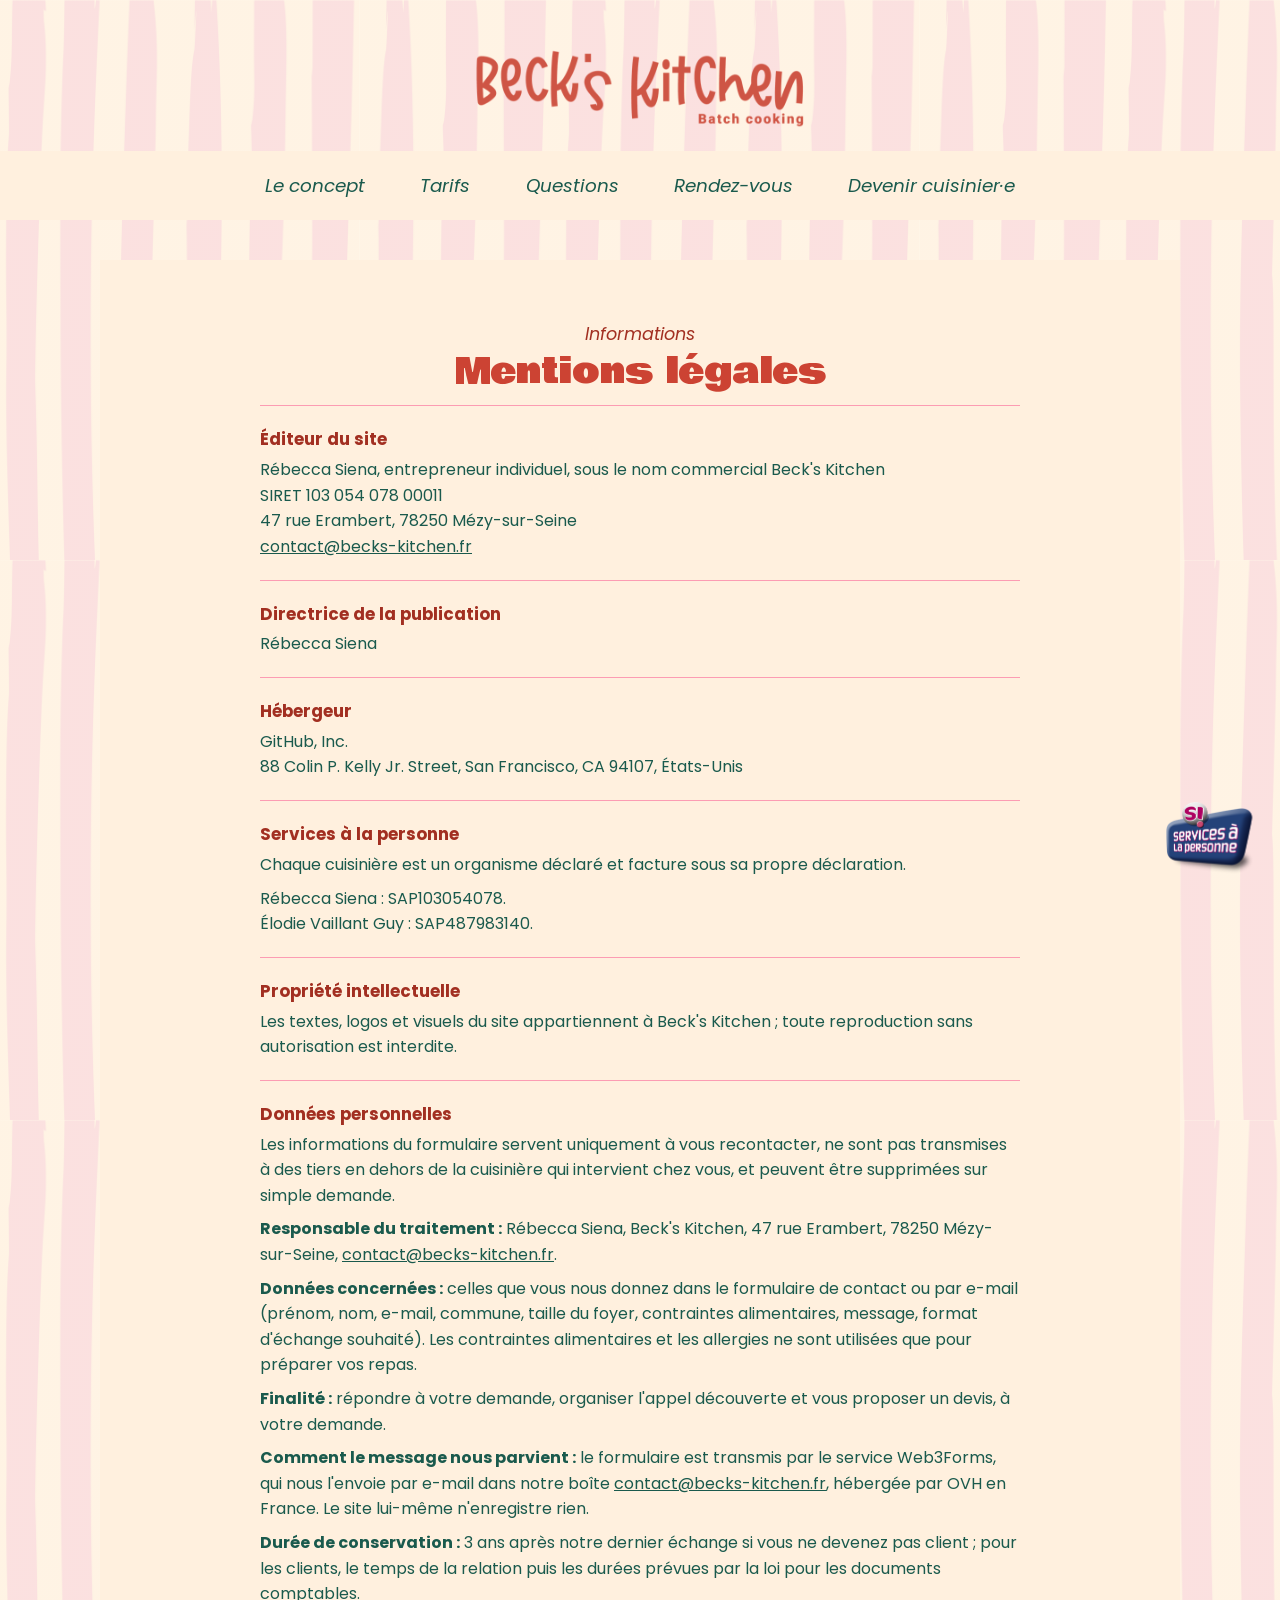
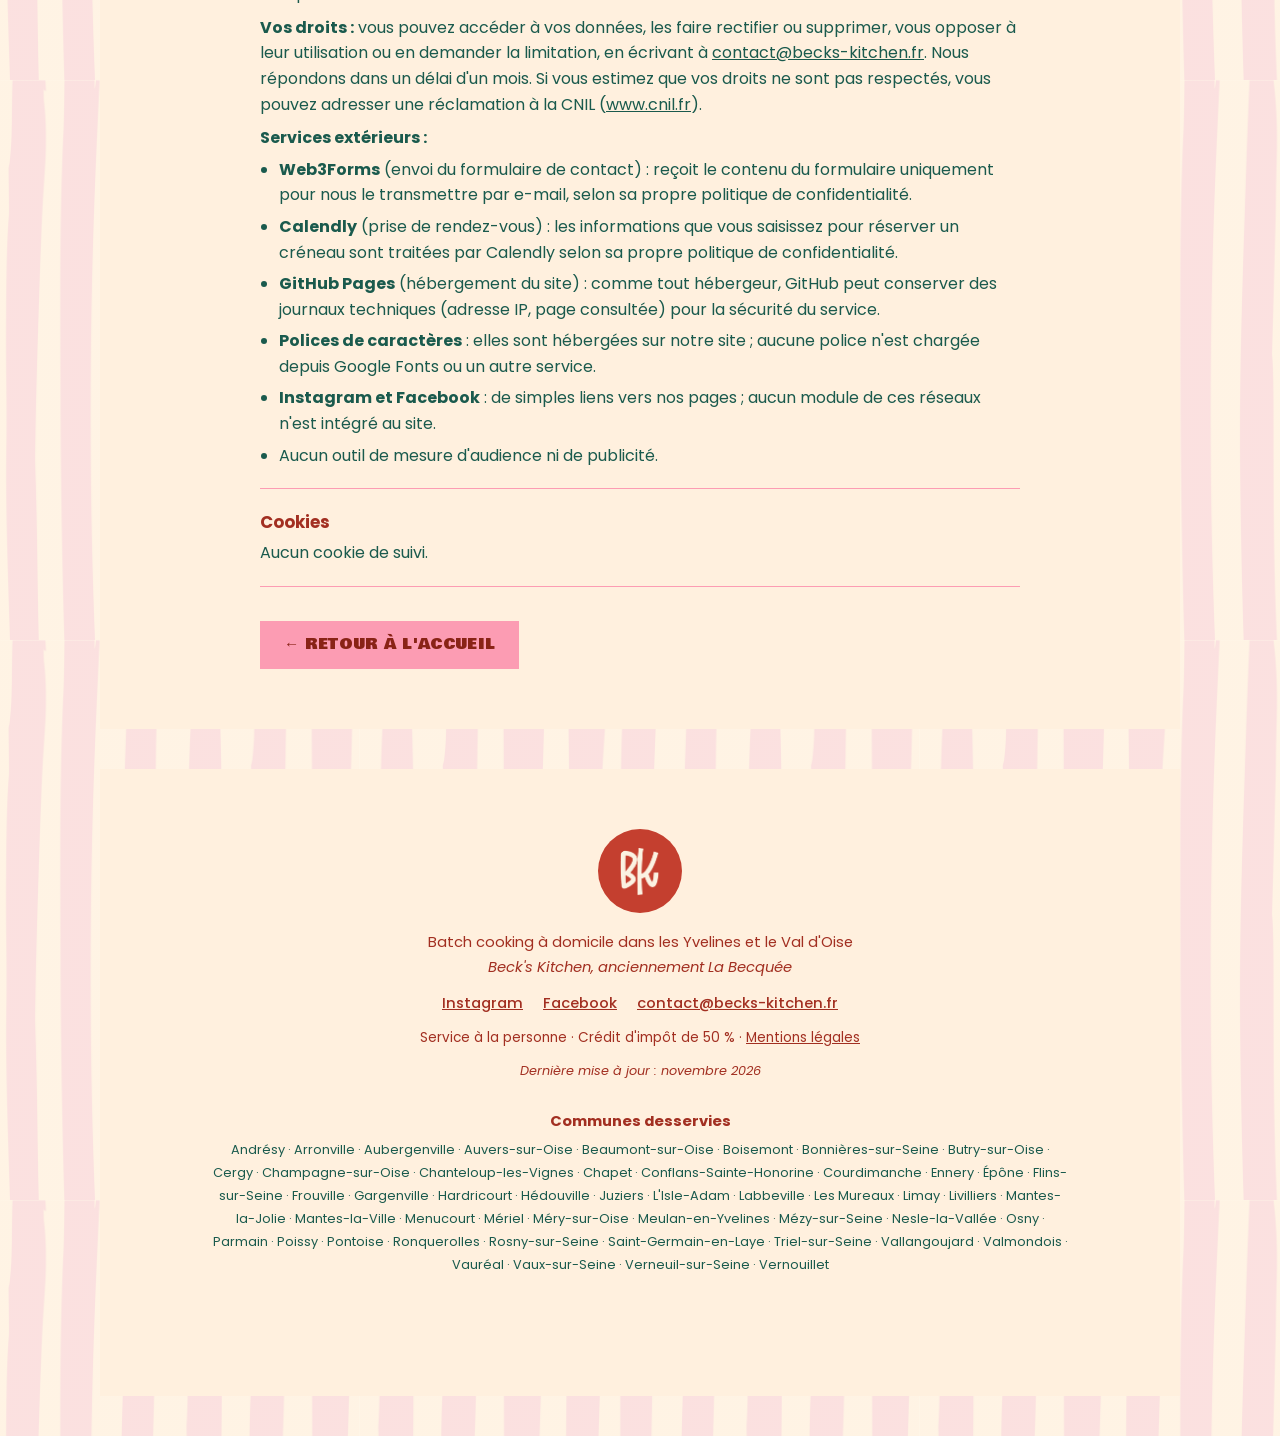
<file: mentions-legales.html>
<!DOCTYPE html>
<html lang="fr">
<head>
<meta charset="UTF-8">
<meta name="viewport" content="width=device-width, initial-scale=1.0">
<title>Mentions légales · Beck's Kitchen</title>
<meta name="description" content="Mentions légales du site Beck's Kitchen, batch cooking à domicile dans les Yvelines (78) et le Val d'Oise (95).">
<meta name="theme-color" content="#fbf2e1">
<!-- Aperçu de partage (Facebook, WhatsApp…) -->
<meta property="og:type" content="website">
<meta property="og:site_name" content="Beck's Kitchen">
<meta property="og:locale" content="fr_FR">
<meta property="og:title" content="Mentions légales · Beck's Kitchen">
<meta property="og:description" content="Mentions légales du site Beck's Kitchen, batch cooking à domicile dans les Yvelines (78) et le Val d'Oise (95).">
<meta property="og:url" content="https://beckskitchen.fr/mentions-legales.html">
<meta property="og:image" content="https://beckskitchen.fr/images/hero.jpg">
<meta property="og:image:width" content="1280">
<meta property="og:image:height" content="960">
<meta property="og:image:alt" content="Les plats d'une session de batch cooking Beck's Kitchen, posés sur une table en bois">
<link rel="canonical" href="https://beckskitchen.fr/mentions-legales.html">
<link rel="icon" type="image/png" href="images/favicon.png">
<link rel="apple-touch-icon" href="images/apple-touch-icon.png">
<link rel="preload" href="fonts/bowlby-one-latin-400-normal.woff2" as="font" type="font/woff2" crossorigin>
<link rel="stylesheet" href="style.css?v=20261127">
</head>
<body>

<!-- LOGO SERVICES À LA PERSONNE (obligatoire, ne jamais retirer) -->
<a href="https://www.servicesalapersonne.gouv.fr" target="_blank" rel="noopener noreferrer"
   class="sap-fixed" title="Beck's Kitchen — organismes déclarés Services à la personne">
  <img src="sap-traceur.png" width="180" height="149" alt="Services à la personne — organisme déclaré">
</a>

<!-- Bouton du menu (téléphone et tablette) -->
<button class="menu-bouton" type="button" aria-expanded="false" aria-controls="menu" id="menu-bouton" aria-label="Ouvrir le menu">
  <svg viewBox="0 0 24 24" fill="none" stroke="currentColor" stroke-width="2" aria-hidden="true"><path d="M3 6h18M3 12h18M3 18h18"/></svg>
</button>

<!-- EN-TÊTE -->
<header class="entete-page">
  <a href="/" aria-label="Beck's Kitchen, page d'accueil">
    <img class="hero-logo" src="images/logos/logo-beckskitchen-1ligne-accroche-rouge.png" width="760" height="190" alt="Beck's Kitchen, batch cooking">
  </a>
  <nav class="bande-menu" aria-label="Menu principal">
    <ul class="menu" id="menu">
      <li><a href="/#concept">Le concept</a></li>
      <li><a href="/#tarifs">Tarifs</a></li>
      <li><a href="/#questions">Questions</a></li>
      <li><a href="/#rendez-vous">Rendez-vous</a></li>
      <li><a href="/#devenir-cuisiniere">Devenir cuisinier·e</a></li>
    </ul>
  </nav>
</header>

<main class="section bloc bloc-creme">
  <div class="section-inner">

  <p class="intitule">Informations</p>
    <h1 class="titre">Mentions légales</h1>
    <div class="mentions">

  <section class="mentions-bloc">
    <h2>Éditeur du site</h2>
    <p>Rébecca Siena, entrepreneur individuel, sous le nom commercial Beck's Kitchen<br>
    SIRET 103 054 078 00011<br>
    47 rue Erambert, 78250 Mézy-sur-Seine<br>
    <a href="mailto:contact@becks-kitchen.fr">contact@becks-kitchen.fr</a></p>
  </section>

  <section class="mentions-bloc">
    <h2>Directrice de la publication</h2>
    <p>Rébecca Siena</p>
  </section>

  <section class="mentions-bloc">
    <h2>Hébergeur</h2>
    <p>GitHub, Inc.<br>88 Colin P. Kelly Jr. Street, San Francisco, CA 94107, États-Unis</p>
  </section>

  <section class="mentions-bloc">
    <h2>Services à la personne</h2>
    <p>Chaque cuisinière est un organisme déclaré et facture sous sa propre déclaration.</p>
    <p>Rébecca Siena : SAP103054078.<br>Élodie Vaillant Guy : SAP487983140.</p>
  </section>

  <section class="mentions-bloc">
    <h2>Propriété intellectuelle</h2>
    <p>Les textes, logos et visuels du site appartiennent à Beck's Kitchen ; toute reproduction sans autorisation est interdite.</p>
  </section>

  <section class="mentions-bloc">
    <h2>Données personnelles</h2>
    <p>Les informations du formulaire servent uniquement à vous recontacter, ne sont pas transmises à des tiers en dehors de la cuisinière qui intervient chez vous, et peuvent être supprimées sur simple demande.</p>
    <p><strong>Responsable du traitement :</strong> Rébecca Siena, Beck's Kitchen, 47 rue Erambert, 78250 Mézy-sur-Seine, <a href="mailto:contact@becks-kitchen.fr">contact@becks-kitchen.fr</a>.</p>
    <p><strong>Données concernées :</strong> celles que vous nous donnez dans le formulaire de contact ou par e-mail (prénom, nom, e-mail, commune, taille du foyer, contraintes alimentaires, message, format d'échange souhaité). Les contraintes alimentaires et les allergies ne sont utilisées que pour préparer vos repas.</p>
    <p><strong>Finalité :</strong> répondre à votre demande, organiser l'appel découverte et vous proposer un devis, à votre demande.</p>
    <p><strong>Comment le message nous parvient :</strong> le formulaire est transmis par le service Web3Forms, qui nous l'envoie par e-mail dans notre boîte <a href="mailto:contact@becks-kitchen.fr">contact@becks-kitchen.fr</a>, hébergée par OVH en France. Le site lui-même n'enregistre rien.</p>
    <!-- Durée de conservation validée par Rébecca le 22/11/2026 (3 ans après le dernier échange pour les contacts qui ne deviennent pas clients, référence CNIL) -->
    <p><strong>Durée de conservation :</strong> 3 ans après notre dernier échange si vous ne devenez pas client ; pour les clients, le temps de la relation puis les durées prévues par la loi pour les documents comptables.</p>
    <p><strong>Vos droits :</strong> vous pouvez accéder à vos données, les faire rectifier ou supprimer, vous opposer à leur utilisation ou en demander la limitation, en écrivant à <a href="mailto:contact@becks-kitchen.fr">contact@becks-kitchen.fr</a>. Nous répondons dans un délai d'un mois. Si vous estimez que vos droits ne sont pas respectés, vous pouvez adresser une réclamation à la CNIL (<a href="https://www.cnil.fr" target="_blank" rel="noopener">www.cnil.fr</a>).</p>
    <p><strong>Services extérieurs :</strong></p>
    <ul>
      <li><strong>Web3Forms</strong> (envoi du formulaire de contact) : reçoit le contenu du formulaire uniquement pour nous le transmettre par e-mail, selon sa propre politique de confidentialité.</li>
      <li><strong>Calendly</strong> (prise de rendez-vous) : les informations que vous saisissez pour réserver un créneau sont traitées par Calendly selon sa propre politique de confidentialité.</li>
      <li><strong>GitHub Pages</strong> (hébergement du site) : comme tout hébergeur, GitHub peut conserver des journaux techniques (adresse IP, page consultée) pour la sécurité du service.</li>
      <li><strong>Polices de caractères</strong> : elles sont hébergées sur notre site ; aucune police n'est chargée depuis Google Fonts ou un autre service.</li>
      <li><strong>Instagram et Facebook</strong> : de simples liens vers nos pages ; aucun module de ces réseaux n'est intégré au site.</li>
      <li>Aucun outil de mesure d'audience ni de publicité.</li>
    </ul>
  </section>

  <section class="mentions-bloc">
    <h2>Cookies</h2>
    <p>Aucun cookie de suivi.</p>
  </section>

    <div class="boutons retour">
      <a href="/" class="btn btn-rose">← Retour à l'accueil</a>
    </div>
    </div>
  </div>
</main>

<!-- PIED DE PAGE -->
<footer class="pied bloc bloc-creme">
  <div class="pied-inner">
    <img class="pied-logo" src="images/logos/logo-bk-creme.png" width="420" height="420" alt="BK, monogramme Beck's Kitchen">
    <p class="pied-accroche">Batch cooking à domicile dans les Yvelines et le Val d'Oise</p>
    <p class="pied-ancien-nom">Beck's Kitchen, anciennement La Becquée</p>
    <p class="pied-liens">
      <a href="https://www.instagram.com/beckskitchen_batchcooking/" target="_blank" rel="noopener">Instagram</a>
      <a href="https://www.facebook.com/beckskitchen/" target="_blank" rel="noopener">Facebook</a>
      <a href="mailto:contact@becks-kitchen.fr">contact@becks-kitchen.fr</a>
    </p>
    <p class="pied-mentions">Service à la personne · Crédit d'impôt de 50 % · <a href="mentions-legales.html" aria-current="page">Mentions légales</a></p>
    <p class="pied-maj">Dernière mise à jour : novembre 2026</p>
    <p class="pied-communes"><strong>Communes desservies</strong>Andrésy · Arronville · Aubergenville · Auvers-sur-Oise · Beaumont-sur-Oise · Boisemont · Bonnières-sur-Seine · Butry-sur-Oise · Cergy · Champagne-sur-Oise · Chanteloup-les-Vignes · Chapet · Conflans-Sainte-Honorine · Courdimanche · Ennery · Épône · Flins-sur-Seine · Frouville · Gargenville · Hardricourt · Hédouville · Juziers · L'Isle-Adam · Labbeville · Les Mureaux · Limay · Livilliers · Mantes-la-Jolie · Mantes-la-Ville · Menucourt · Mériel · Méry-sur-Oise · Meulan-en-Yvelines · Mézy-sur-Seine · Nesle-la-Vallée · Osny · Parmain · Poissy · Pontoise · Ronquerolles · Rosny-sur-Seine · Saint-Germain-en-Laye · Triel-sur-Seine · Vallangoujard · Valmondois · Vauréal · Vaux-sur-Seine · Verneuil-sur-Seine · Vernouillet</p>
  </div>
</footer>

<script src="site.js"></script>
</body>
</html>
</file>
<file: style.css>
/* ==========================================================
   Beck's Kitchen — site vitrine
   D'après la maquette « Site internet » v02 (page 3 de
   design/Brand Identity Poster_beck's Kitchen3.pdf) : fond rayé rose
   pâle, un bloc de couleur par section, titres en Bowlby One,
   texte en Poppins. Teintes ajustées pour la lisibilité : voir
   CLAUDE.md, section 4.
   ========================================================== */

/* ── Polices (hébergées dans le site, licence OFL) ── */
@font-face { font-family: 'Poppins'; font-weight: 400; font-style: normal; font-display: swap; src: url('fonts/poppins-latin-400-normal.woff2') format('woff2'); }
@font-face { font-family: 'Poppins'; font-weight: 400; font-style: italic; font-display: swap; src: url('fonts/poppins-latin-400-italic.woff2') format('woff2'); }
@font-face { font-family: 'Poppins'; font-weight: 500; font-style: normal; font-display: swap; src: url('fonts/poppins-latin-500-normal.woff2') format('woff2'); }
@font-face { font-family: 'Poppins'; font-weight: 500; font-style: italic; font-display: swap; src: url('fonts/poppins-latin-500-italic.woff2') format('woff2'); }
@font-face { font-family: 'Poppins'; font-weight: 600; font-style: normal; font-display: swap; src: url('fonts/poppins-latin-600-normal.woff2') format('woff2'); }
@font-face { font-family: 'Poppins'; font-weight: 700; font-style: normal; font-display: swap; src: url('fonts/poppins-latin-700-normal.woff2') format('woff2'); }
/* Titres : Bowlby One, en attendant Benz Grotesk (maquette) */
@font-face { font-family: 'Bowlby One'; font-weight: 400; font-style: normal; font-display: swap; src: url('fonts/bowlby-one-latin-400-normal.woff2') format('woff2'); }

/* ── Couleurs ── */
:root {
  /* Couleurs de la maquette v02 */
  --rouge:     #ff5b48;
  --rose:      #fc9cb3;
  --rose-fond: #fcbfcc;
  --jaune:     #f4c85b;
  --vert:      #1a5a4d;
  --bleu:      #aad5f5;   /* choisi par Rébecca (18/11/2026) à la place du #81def9 de la maquette */
  --creme:     #fff0de;
  --rayure:    #ffe1de;
  --rayure-fond: #fff5e8;

  /* Teintes ajustées pour atteindre les contrastes (4,5:1 texte, 3:1 grands titres) */
  --rouge-titre: #cc4333;   /* grands titres rouges sur crème, rose, bleu (au lieu de #ff5b48) */
  --rouge-texte: #a22f21;   /* petits textes rouges (au lieu de #ff5b48) */
  --rouge-fond:  #c43f2f;   /* fond des blocs rouges, pour y lire le crème et le jaune */
  --rose-titre:  #d35d7e;   /* titre du héro sur les rayures (au lieu de #fc9cb3) */
  --brique:      #892316;   /* texte des boutons rose et jaune (au lieu de #ff5b48) */

  --titres: 'Bowlby One', 'Arial Black', sans-serif;
  --texte: 'Poppins', system-ui, sans-serif;
  --marge: clamp(12px, 5vw, 64px);
  --ecart-blocs: clamp(24px, 4vw, 40px);
}

*, *::before, *::after { box-sizing: border-box; margin: 0; padding: 0; }
html { scroll-behavior: smooth; }
body {
  font-family: var(--texte); font-weight: 400; font-size: 1rem; line-height: 1.6; color: var(--vert);
  overflow-x: hidden; -webkit-font-smoothing: antialiased;
  /* Fond rayé rose pâle peint à la main, sur toute la page */
  background:
    linear-gradient(rgba(255,245,232,.45), rgba(255,245,232,.45)),
    url('images/fond-rayures-carrousel-01.png') center top / 560px auto repeat,
    var(--rayure-fond);
}
img { max-width: 100%; height: auto; display: block; }
a { color: inherit; }
:focus-visible { outline: 3px solid var(--vert); outline-offset: 3px; }

/* ── Logo Services à la personne : fixe en bas à droite, ne jamais retirer ── */
.sap-fixed { position: fixed; bottom: 24px; right: 24px; z-index: 300; line-height: 0; transition: opacity .2s; }
.sap-fixed img { width: 90px; height: auto; min-width: 60px; }
.sap-fixed:hover { opacity: .8; }
@media (max-width: 640px) { .sap-fixed img { width: 64px; } .sap-fixed { bottom: 14px; right: 14px; } }

/* ── Boutons : rose et jaune, texte en majuscules dans la police des titres ── */
.btn {
  display: inline-flex; align-items: center; justify-content: center; gap: 8px;
  min-height: 48px; padding: 12px 24px; border: 0;
  font-family: var(--titres); font-size: .95rem; line-height: 1.15; text-transform: uppercase; letter-spacing: .02em;
  text-decoration: none; cursor: pointer; text-align: center; color: var(--brique);
  transition: filter .15s, transform .1s;
}
.btn-rose { background: var(--rose); }
.btn-jaune { background: var(--jaune); }
.btn:hover { filter: brightness(1.06); transform: translateY(-1px); }
.btn:active { transform: translateY(1px); }
.btn svg { width: 16px; height: 16px; flex-shrink: 0; }
.boutons { display: flex; flex-wrap: wrap; gap: 14px; justify-content: center; }
@media (max-width: 500px) { .boutons .btn { width: 100%; } }

/* ── Héro ── */
.hero { text-align: center; padding-top: 48px; }
.hero-logo { width: min(420px, 82vw); margin: 0 auto 26px; }
.hero h1 {
  font-family: var(--titres); font-weight: 400; color: var(--rose-titre);
  font-size: clamp(1.8rem, 4.6vw, 2.8rem); line-height: 1.02; max-width: 960px; margin: 0 auto 10px; padding: 0 var(--marge);
}
.hero-sous-titre { font-style: italic; font-size: clamp(1rem, 2.3vw, 1.3rem); margin: 0 auto 26px; padding: 0 var(--marge); }

/* Menu dans une bande crème pleine largeur */
.bande-menu { background: var(--creme); margin-bottom: 30px; }
.menu { display: flex; flex-wrap: wrap; justify-content: center; gap: 0 clamp(14px, 4vw, 52px); list-style: none; padding: 10px var(--marge); }
.menu a {
  display: inline-block; padding: 10px 2px; font-style: italic; font-size: clamp(1rem, 1.8vw, 1.15rem);
  text-decoration: none; color: var(--vert);
}
.menu a:hover, .menu a.actif { color: var(--rouge-texte); }
.menu a.actif { text-decoration: underline; text-underline-offset: 6px; text-decoration-thickness: 2px; }

.menu-bouton {
  display: none; position: fixed; top: 10px; right: 10px; z-index: 250;
  width: 48px; height: 48px; align-items: center; justify-content: center;
  background: var(--creme); color: var(--vert); border: 2px solid var(--vert); cursor: pointer;
}
.menu-bouton svg { width: 24px; height: 24px; }
@media (max-width: 760px) {
  .menu-bouton { display: inline-flex; }
  .menu.ouvert {
    position: fixed; top: 0; left: 0; right: 0; z-index: 240;
    flex-direction: column; gap: 0; padding: 68px 24px 16px; background: var(--creme);
    border-bottom: 2px solid var(--vert); text-align: left;
  }
  .menu.ouvert a { display: block; padding: 14px 0; font-size: 1.1rem; border-bottom: 1px solid var(--rose); }
}

/* Photo qui chevauche le bloc suivant */
.hero .boutons { padding: 0 var(--marge); }
.hero-photo {
  --chevauche: clamp(60px, 9vw, 110px);
  position: relative; z-index: 2; width: min(640px, calc(100% - 2 * var(--marge)));
  margin: 30px auto calc(-1 * var(--chevauche));
}
.hero-photo img { width: 100%; aspect-ratio: 3 / 2; object-fit: cover; }
.hero + .bloc { padding-top: calc(clamp(60px, 9vw, 110px) + 48px); }

/* Emplacement provisoire (photo à venir) */
.provisoire::after {
  content: 'Photo provisoire'; position: absolute; top: 12px; left: 12px;
  background: var(--creme); color: var(--vert);
  font-weight: 600; font-size: .72rem; text-transform: uppercase; letter-spacing: .08em; padding: 3px 8px;
}

/* ── Blocs de couleur posés sur les rayures ── */
.bloc {
  max-width: 1080px; margin: var(--ecart-blocs) auto 0;
  padding: 60px clamp(18px, 6vw, 72px);
  text-align: center;
}
main + .bloc, .pied { margin-bottom: var(--ecart-blocs); }
@media (max-width: 1160px) { .bloc { margin-left: var(--marge); margin-right: var(--marge); } }
.section-inner { max-width: 940px; margin: 0 auto; }

.bloc-rose   { background: var(--rose-fond); }
.bloc-rouge  { background: var(--rouge-fond); color: var(--creme); }
.bloc-creme  { background: var(--creme); }
.bloc-vert   { background: var(--vert); color: var(--creme); }
.bloc-jaune  { background: var(--jaune); }
.bloc-bleu   { background: var(--bleu); }

/* Intitulé, titre, accroche */
.intitule { font-style: italic; font-size: 1.1rem; margin-bottom: 4px; }
.intitule-dessous { font-style: normal; margin: -6px 0 30px; }
.titre {
  font-family: var(--titres); font-weight: 400; font-size: clamp(1.5rem, 3.6vw, 2.2rem); line-height: 1.1;
  max-width: 760px; margin: 0 auto 14px;
}
.accroche { max-width: 640px; margin: 0 auto 40px; }
.sous-titre { font-family: var(--titres); font-weight: 400; font-size: 1.3rem; line-height: 1.15; margin: 50px 0 24px; }

/* Couleurs des titres selon le bloc */
.bloc-rose .titre, .bloc-rose .sous-titre, .bloc-creme .titre { color: var(--rouge-titre); }
.bloc-rose .intitule, .bloc-bleu .intitule, .bloc-creme .intitule:not(.intitule-dessous) { color: var(--rouge-texte); }
.bloc-rouge .titre { color: var(--jaune); }
.bloc-vert .titre { color: var(--rose); }
.bloc-jaune .titre, .bloc-bleu .titre { color: var(--vert); }

/* Grilles et grands numéros épais, titre court à droite du numéro */
.grille { display: grid; gap: 36px 40px; text-align: left; }
.grille-3 { grid-template-columns: repeat(3, 1fr); }
.grille-2 { grid-template-columns: repeat(2, 1fr); max-width: 760px; margin: 0 auto; }
@media (max-width: 900px) { .grille-3 { grid-template-columns: 1fr; max-width: 560px; margin: 0 auto; } }
.grille > * { min-width: 0; }
@media (max-width: 600px) { .grille-2 { grid-template-columns: 1fr; } }
.colonne { display: grid; grid-template-columns: auto 1fr; column-gap: 12px; align-items: start; }
.colonne .num { font-family: var(--titres); font-size: clamp(3rem, 7vw, 4rem); line-height: .85; }
.colonne h3 {
  font-family: var(--titres); font-weight: 400; font-size: 1.2rem; line-height: 1.05;
  max-width: 9ch; padding-top: 2px; overflow-wrap: break-word;
}
.colonne p, .colonne .note { grid-column: 1 / -1; }
.colonne p { margin-top: 18px; }
.colonne .note { display: block; margin-top: 10px; font-size: .85rem; font-style: italic; }
.bloc-rose .num { color: var(--vert); }
.bloc-rose .colonne h3 { color: var(--rouge-texte); }
.bloc-rouge .num { color: var(--creme); }
.bloc-rouge .colonne h3 { color: var(--jaune); }

/* ── Carrousel (translateX en %, aucune mesure en pixels) ── */
.carrousel { position: relative; padding: 0 52px; }
@media (max-width: 500px) { .carrousel { padding: 0 40px; } }
.carrousel-fenetre { overflow: hidden; }
.carrousel-piste { display: flex; transition: transform .4s ease; will-change: transform; }
.carrousel-piste .plat { flex: 0 0 33.3333%; padding: 0 8px; text-align: left; }
@media (max-width: 900px) { .carrousel-piste .plat { flex: 0 0 50%; } }
@media (max-width: 500px) { .carrousel-piste .plat { flex: 0 0 100%; padding: 0; } }
.plat-photo { width: 100%; aspect-ratio: 3 / 2; object-fit: cover; }
.plat-info { display: flex; flex-direction: column-reverse; padding-top: 8px; }
.plat-nom { font-weight: 700; color: var(--rouge-texte); line-height: 1.3; }
.plat-cat { font-style: italic; font-size: .9rem; }
.carrousel-fleche {
  position: absolute; top: calc(50% - 46px); z-index: 2; width: 40px; height: 40px;
  background: var(--rouge-fond); color: var(--creme); border: 0;
  font-size: 1.6rem; line-height: 1; cursor: pointer; display: flex; align-items: center; justify-content: center;
}
.carrousel-fleche.prec { left: 0; }
.carrousel-fleche.suiv { right: 0; }
.carrousel-points { display: flex; justify-content: center; gap: 10px; margin-top: 20px; }
.carrousel-point { width: 12px; height: 12px; border: 0; background: var(--rose); cursor: pointer; padding: 0; }
.carrousel-point.actif { background: var(--jaune); outline: 1px solid var(--vert); }

/* ── Simulateur (styles seulement : le calcul est celui de La Becquée) ── */
.sim-inner { max-width: 640px; margin: 0 auto; }
.bloc-vert .accroche, .sim-mention { color: var(--creme); }
.sim-wrap { display: none; margin-top: 34px; text-align: left; background: var(--creme); color: var(--vert); padding: 28px clamp(16px, 4vw, 32px); }
.sim-wrap.open { display: block; animation: monter .35s ease both; }
@keyframes monter { from { opacity: 0; transform: translateY(12px); } to { opacity: 1; transform: none; } }
.sw-sec { margin-bottom: 24px; }
.sw-title { font-family: var(--titres); font-size: 1rem; color: var(--rouge-texte); margin-bottom: 10px; padding-bottom: 6px; border-bottom: 1px solid var(--rose); }
.sw-row { display: grid; grid-template-columns: 1fr auto; align-items: center; gap: 10px; margin-bottom: 8px; }
.sw-row label { font-weight: 500; }
.sw-sv { display: flex; align-items: center; gap: 4px; }
.sw-val { font-weight: 700; font-size: 1.1rem; min-width: 40px; text-align: center; }
.sw-btn {
  width: 44px; height: 44px; border: 0; background: var(--rose); color: var(--brique);
  font: 700 1.4rem var(--texte); cursor: pointer; display: flex; align-items: center; justify-content: center;
}
.sw-btn:hover { background: var(--jaune); }
.sw-checks { display: grid; grid-template-columns: 1fr 1fr; gap: 8px 20px; }
@media (max-width: 460px) { .sw-checks { grid-template-columns: 1fr; } }
.sw-check, .sw-toggle { cursor: pointer; display: flex; align-items: flex-start; gap: 12px; min-height: 44px; padding: 6px 0; }
.sw-check input { position: absolute; opacity: 0; width: 0; height: 0; }
.sw-ci { width: 22px; height: 22px; border: 2px solid var(--vert); background: var(--creme); display: flex; align-items: center; justify-content: center; flex-shrink: 0; margin-top: 1px; }
.sw-ci svg { display: none; }
.sw-check:has(input:checked) .sw-ci { background: var(--vert); }
.sw-check:has(input:checked) .sw-ci svg { display: block; }
.sw-check:has(input:checked) .sw-ci svg path { stroke: var(--creme); stroke-width: 2.5; }
.sw-check:has(input:focus-visible), .sw-toggle:has(input:focus-visible) { outline: 3px solid var(--vert); outline-offset: 2px; }
.sw-ct strong, .sw-ti strong { display: block; font-weight: 600; }
.sw-ct span, .sw-ti span { font-size: .9rem; }
.sw-toggle { justify-content: space-between; align-items: center; border-top: 1px solid var(--rose); border-bottom: 1px solid var(--rose); padding: 10px 0; }
.sw-track { display: block; width: 46px; height: 24px; border: 2px solid var(--vert); background: var(--creme); position: relative; flex-shrink: 0; }
.sw-track::after { content: ''; position: absolute; width: 14px; height: 14px; background: var(--vert); top: 3px; left: 3px; transition: transform .2s; }
.sw-toggle:has(input:checked) .sw-track { background: var(--vert); }
.sw-toggle:has(input:checked) .sw-track::after { background: var(--jaune); transform: translateX(22px); }
.sw-result { margin-top: 10px; }
.sw-rh { font-family: var(--titres); font-size: 1.05rem; color: var(--rouge-texte); padding-bottom: 8px; border-bottom: 2px solid var(--vert); }
.sw-rl { padding: 12px 0; display: flex; flex-direction: column; gap: 6px; }
.sw-rline { display: flex; justify-content: space-between; align-items: center; gap: 12px; }
.sw-rline.tot { font-weight: 700; font-size: 1.05rem; }
.sw-rline.ci { font-weight: 500; }
.sw-rdiv { border-top: 1px solid var(--rose); margin: 4px 0; }
.sw-rnet { padding: 16px 18px; background: var(--vert); color: var(--creme); display: flex; justify-content: space-between; align-items: center; gap: 12px; }
.sw-rnl { font-weight: 600; }
.sw-rnl small { display: block; font-weight: 400; font-style: italic; font-size: .85rem; }
.sw-rna { font-family: var(--titres); font-size: 1.8rem; white-space: nowrap; color: var(--rose); }
.sw-pp { padding: 12px 0; display: flex; justify-content: space-between; gap: 12px; font-weight: 600; border-bottom: 1px solid var(--rose); }
.sw-note { padding: 10px 0 0; font-size: .9rem; font-style: italic; }
.sw-note:empty { display: none; }
.sim-mention { margin-top: 28px; font-size: .95rem; }
.sim-exemple { margin-top: 28px; font-weight: 600; color: var(--creme); }
.sim-exemple + .sim-mention { margin-top: 10px; }

/* ── Nos cuisinières ── */
.cuisinieres-texte { max-width: 700px; margin: 0 auto 36px; }
.cuisinieres-texte .accroche { margin-bottom: 14px; font-weight: 500; }
.cuisinieres-photo { max-width: 760px; margin: 0 auto; }
.cuisinieres-photo img { width: 100%; aspect-ratio: 4 / 3; object-fit: cover; }

/* ── Questions : sur bleu, séparées par un trait fin crème ── */
.questions { max-width: 620px; margin: 0 auto; text-align: left; border-top: 1px solid var(--creme); }
.question { border-bottom: 1px solid var(--creme); }
.question summary {
  list-style: none; cursor: pointer; padding: 12px 40px 12px 8px; position: relative;
  font-size: 1.02rem; min-height: 52px; display: flex; align-items: center;
}
.question summary::-webkit-details-marker { display: none; }
.question summary::after {
  content: '+'; position: absolute; right: 10px; top: 50%; transform: translateY(-50%);
  font-size: 1.5rem; line-height: 1;
}
.question[open] summary { font-weight: 600; }
.question[open] summary::after { content: '−'; }
.question p { padding: 0 8px 16px; }

/* ── Rendez-vous et contact ── */
.rdv-boutons { display: flex; flex-wrap: wrap; justify-content: center; gap: 14px; }
@media (max-width: 640px) { .rdv-boutons .btn { width: 100%; } }
.rdv-ecrire { font-style: italic; margin: 24px auto 44px; max-width: 560px; }
.contact-layout { display: grid; grid-template-columns: 1fr 2fr; gap: 44px; text-align: left; }
@media (max-width: 800px) { .contact-layout { grid-template-columns: 1fr; gap: 30px; } }
.info-card { padding: 12px 0; border-bottom: 1px solid var(--rose); }
.info-card:first-child { padding-top: 0; }
.info-card strong { display: block; font-weight: 700; color: var(--rouge-texte); }
.info-card a { font-weight: 500; word-break: break-word; }
.form-title { font-family: var(--titres); font-weight: 400; font-size: 1.3rem; line-height: 1.15; color: var(--rouge-titre); margin-bottom: 6px; }
.form-sub { margin-bottom: 22px; }
.form-grid { display: grid; grid-template-columns: 1fr 1fr; gap: 16px; }
@media (max-width: 500px) { .form-grid { grid-template-columns: 1fr; } }
.form-full { grid-column: 1 / -1; }
.form-group { display: flex; flex-direction: column; gap: 6px; }
.form-group > label, .form-group > .etiquette { font-weight: 500; font-size: .95rem; }
.form-group label span.req { color: var(--rouge-texte); }
.form-group input, .form-group select, .form-group textarea {
  background: #fff; border: 1px solid var(--vert); border-radius: 0; padding: 11px 12px; min-height: 48px;
  font: 400 1rem var(--texte); color: var(--vert); width: 100%;
}
.form-group input::placeholder, .form-group textarea::placeholder { color: #5f7f77; }
.form-group input:focus, .form-group select:focus, .form-group textarea:focus { outline: 3px solid var(--rose); outline-offset: 0; }
.form-group .erreur { border-color: var(--rouge-texte); outline: 2px solid var(--rouge-texte); }
.form-group textarea { resize: vertical; min-height: 120px; }
.form-group select {
  appearance: none; cursor: pointer;
  background-image: url("data:image/svg+xml,%3Csvg width='12' height='8' viewBox='0 0 12 8' fill='none' xmlns='http://www.w3.org/2000/svg'%3E%3Cpath d='M1 1L6 7L11 1' stroke='%231a5a4d' stroke-width='1.5'/%3E%3C/svg%3E");
  background-repeat: no-repeat; background-position: right 14px center; padding-right: 36px;
}
.rdv-options { display: grid; grid-template-columns: 1fr 1fr; gap: 8px; }
.rdv-opt { border: 1px solid var(--vert); padding: 10px 12px; min-height: 48px; cursor: pointer; display: flex; align-items: center; gap: 10px; background: #fff; }
.rdv-opt input { position: absolute; opacity: 0; width: 0; height: 0; }
.rdv-dot { width: 16px; height: 16px; border: 2px solid var(--vert); border-radius: 50%; background: #fff; flex-shrink: 0; }
.rdv-opt:has(input:checked) { background: var(--rose-fond); }
.rdv-opt:has(input:checked) .rdv-dot { background: var(--vert); box-shadow: inset 0 0 0 3px #fff; }
.rdv-opt:has(input:focus-visible) { outline: 3px solid var(--vert); outline-offset: 2px; }
.form-submit { width: 100%; margin-top: 18px; }
.form-success { display: none; text-align: center; padding: 32px 20px; flex-direction: column; align-items: center; gap: 12px; }
.form-success.show { display: flex; }
.form-success img { width: 80px; }
.form-success h3 { font-family: var(--titres); font-weight: 400; font-size: 1.3rem; color: var(--rouge-titre); }

/* ── Devenir cuisinier·e (bloc rose) ── */
.encadre-chef { max-width: 640px; margin: 0 auto; }
.encadre-chef strong { display: block; font-family: var(--titres); font-weight: 400; font-size: 1.2rem; color: var(--rouge-titre); margin-bottom: 4px; }
.outil-accroche { max-width: 640px; margin: 0 auto 24px; }
.outil-liste { list-style: none; max-width: 860px; margin: 0 auto; text-align: left; border-top: 1px solid var(--creme); }
.outil-liste li { display: grid; grid-template-columns: 1.5fr 1fr; gap: 24px; padding: 14px 0; border-bottom: 1px solid var(--creme); }
.outil-liste .gain { font-weight: 700; color: var(--rouge-texte); }
@media (max-width: 640px) { .outil-liste li { grid-template-columns: 1fr; gap: 4px; } }
#devenir-cuisiniere .boutons { margin-top: 40px; }

/* ── Dernier appel (bloc rouge) ── */
.dernier-appel p { font-size: 1.05rem; margin-bottom: 26px; }

/* ── Pied de page (bloc crème) ── */
.pied { padding-bottom: 120px; color: var(--rouge-texte); }
.pied-inner { max-width: 860px; margin: 0 auto; display: flex; flex-direction: column; align-items: center; gap: 12px; font-size: .92rem; }
.pied-logo { width: 84px; height: 84px; border-radius: 50%; background: var(--rouge-fond); padding: 16px; }
.pied-accroche { margin-top: 6px; }
.pied-ancien-nom { font-style: italic; margin-top: -10px; }
.pied-liens { display: flex; flex-wrap: wrap; justify-content: center; gap: 4px 20px; font-weight: 500; }
.pied a { color: var(--rouge-texte); }
.pied-mentions { font-size: .85rem; }
.pied-maj { font-size: .8rem; font-style: italic; }
.pied-communes { font-size: .8rem; line-height: 1.8; margin-top: 14px; color: var(--vert); }
.pied-communes strong { display: block; font-weight: 700; color: var(--rouge-texte); font-size: .92rem; margin-bottom: 4px; }

/* ── Page Mentions légales ── */
.entete-page { text-align: center; padding-top: 44px; }
.entete-page .hero-logo { width: min(340px, 76vw); margin-bottom: 22px; }
.entete-page .bande-menu { margin-bottom: 0; }
.mentions { max-width: 760px; margin: 0 auto; text-align: left; }
.mentions-bloc { padding: 20px 0; border-bottom: 1px solid var(--rose); }
.mentions-bloc:first-child { border-top: 1px solid var(--rose); }
.mentions h2 { font-weight: 700; font-size: 1.05rem; color: var(--rouge-texte); margin-bottom: 4px; }
.mentions p + p { margin-top: 8px; }
.mentions ul { margin: 6px 0 0 1.2em; }
.mentions li + li { margin-top: 6px; }
.mentions .retour { margin-top: 34px; justify-content: flex-start; }

@media (prefers-reduced-motion: reduce) {
  html { scroll-behavior: auto; }
  .carrousel-piste, .sim-wrap.open { transition: none; animation: none; }
}

/* Images en WebP avec JPG de secours */
picture { display: block; }

/* Formulaire : anti-spam caché, message d'erreur, adresse à copier */
.anti-spam { display: none !important; }
.form-submit:disabled { opacity: .7; cursor: wait; transform: none; }
.form-erreur { margin-top: 18px; padding: 16px 18px; background: #fff; border: 2px solid var(--rouge-texte); color: var(--vert); }
.form-erreur strong { color: var(--rouge-texte); }
.form-erreur-adresse { display: flex; flex-wrap: wrap; align-items: center; gap: 10px 16px; margin-top: 10px; }
.form-erreur-adresse a { font-weight: 700; color: var(--vert); user-select: all; }
.btn-copier { min-height: 40px; padding: 8px 16px; font-size: .8rem; }

/* Adresse en clair à côté de « Je veux en savoir plus » */
#devenir-cuisiniere .boutons { align-items: center; }
.mail-clair { font-weight: 500; }
.mail-clair a { font-weight: 700; color: var(--rouge-texte); }
.mail-clair a, .form-erreur-adresse a { white-space: nowrap; }
</file>
